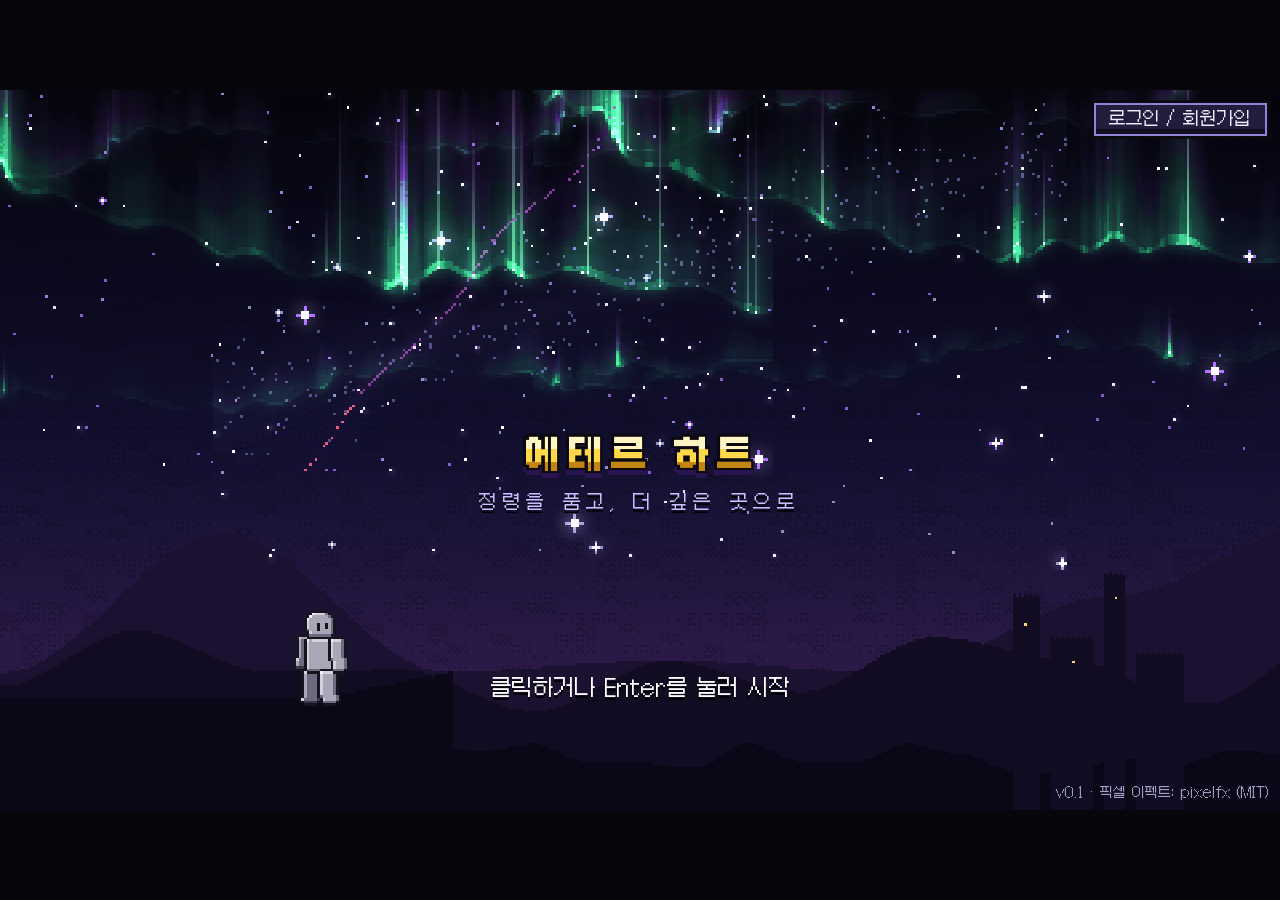
<file: game/index.html>
<!doctype html>
<html lang="ko">
<head>
  <meta charset="utf-8">
  <meta name="viewport" content="width=device-width, initial-scale=1, maximum-scale=1, user-scalable=no, viewport-fit=cover">
  <meta name="theme-color" content="#07060d">
  <meta name="mobile-web-app-capable" content="yes">
  <meta name="apple-mobile-web-app-capable" content="yes">
  <meta name="apple-mobile-web-app-status-bar-style" content="black-translucent">
  <link rel="manifest" href="./manifest.webmanifest">
  <link rel="icon" href="./assets/icons/icon-192.png">
  <link rel="apple-touch-icon" href="./assets/icons/icon-192.png">
  <title>AETHER HEART · 에테르 하트</title>
  <link rel="stylesheet" href="./style.css">
</head>
<body>
  <div id="stage">
    <canvas id="view" width="480" height="270"></canvas>
    <div id="ui"></div>
    <div id="touch" hidden>
      <div id="stick"><div id="knob"></div></div>
      <div id="buttons">
        <button class="tbtn" data-act="ult" id="b-ult"><span class="cd"></span><b>궁</b></button>
        <button class="tbtn" data-act="s2" id="b-s2"><span class="cd"></span><b>2</b></button>
        <button class="tbtn" data-act="s1" id="b-s1"><span class="cd"></span><b>1</b></button>
        <button class="tbtn small" data-act="dash" id="b-dash"><span class="cd"></span><b>회피</b></button>
        <button class="tbtn big" data-act="attack" id="b-atk"><b>공격</b></button>
      </div>
    </div>
  </div>
  <div id="rotate"><div>📱↻</div><p>가로로 돌려서 플레이해 주세요</p></div>
  <script type="module" src="./src/main.js"></script>
</body>
</html>
</file>
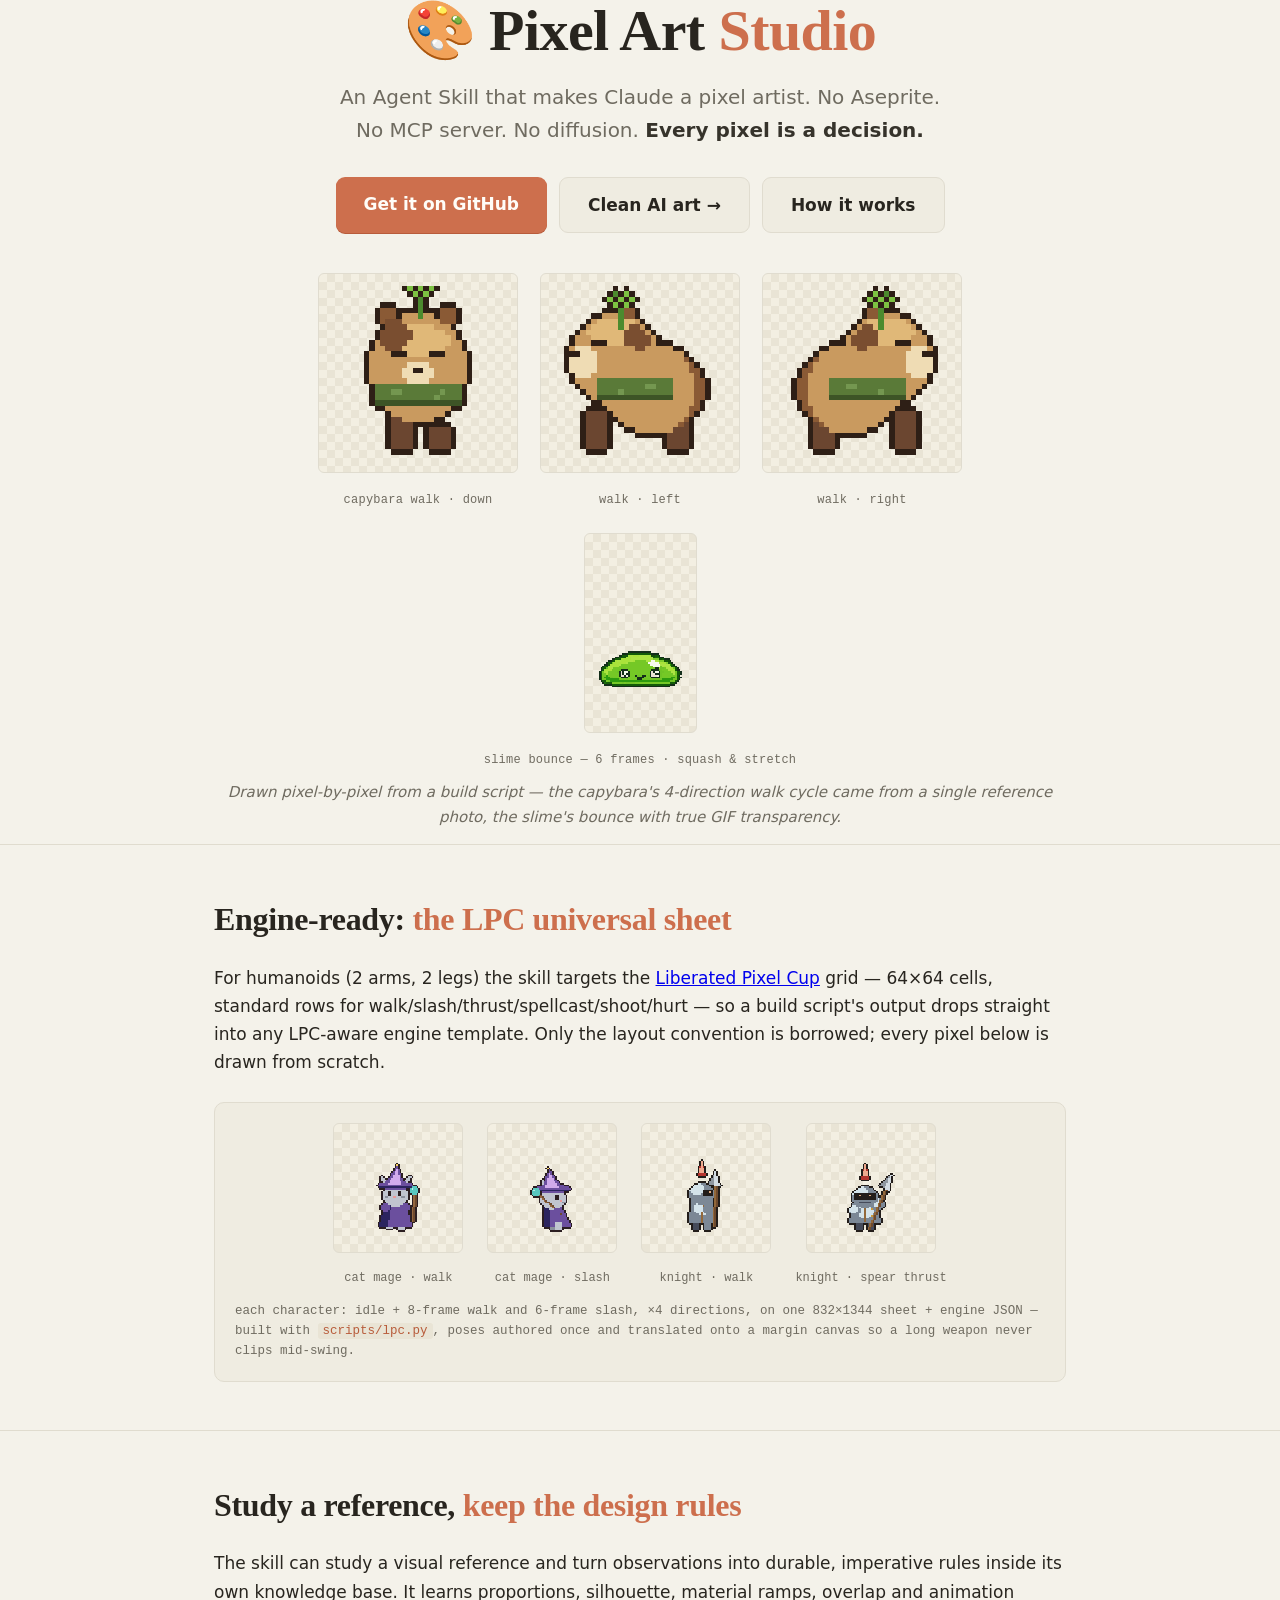
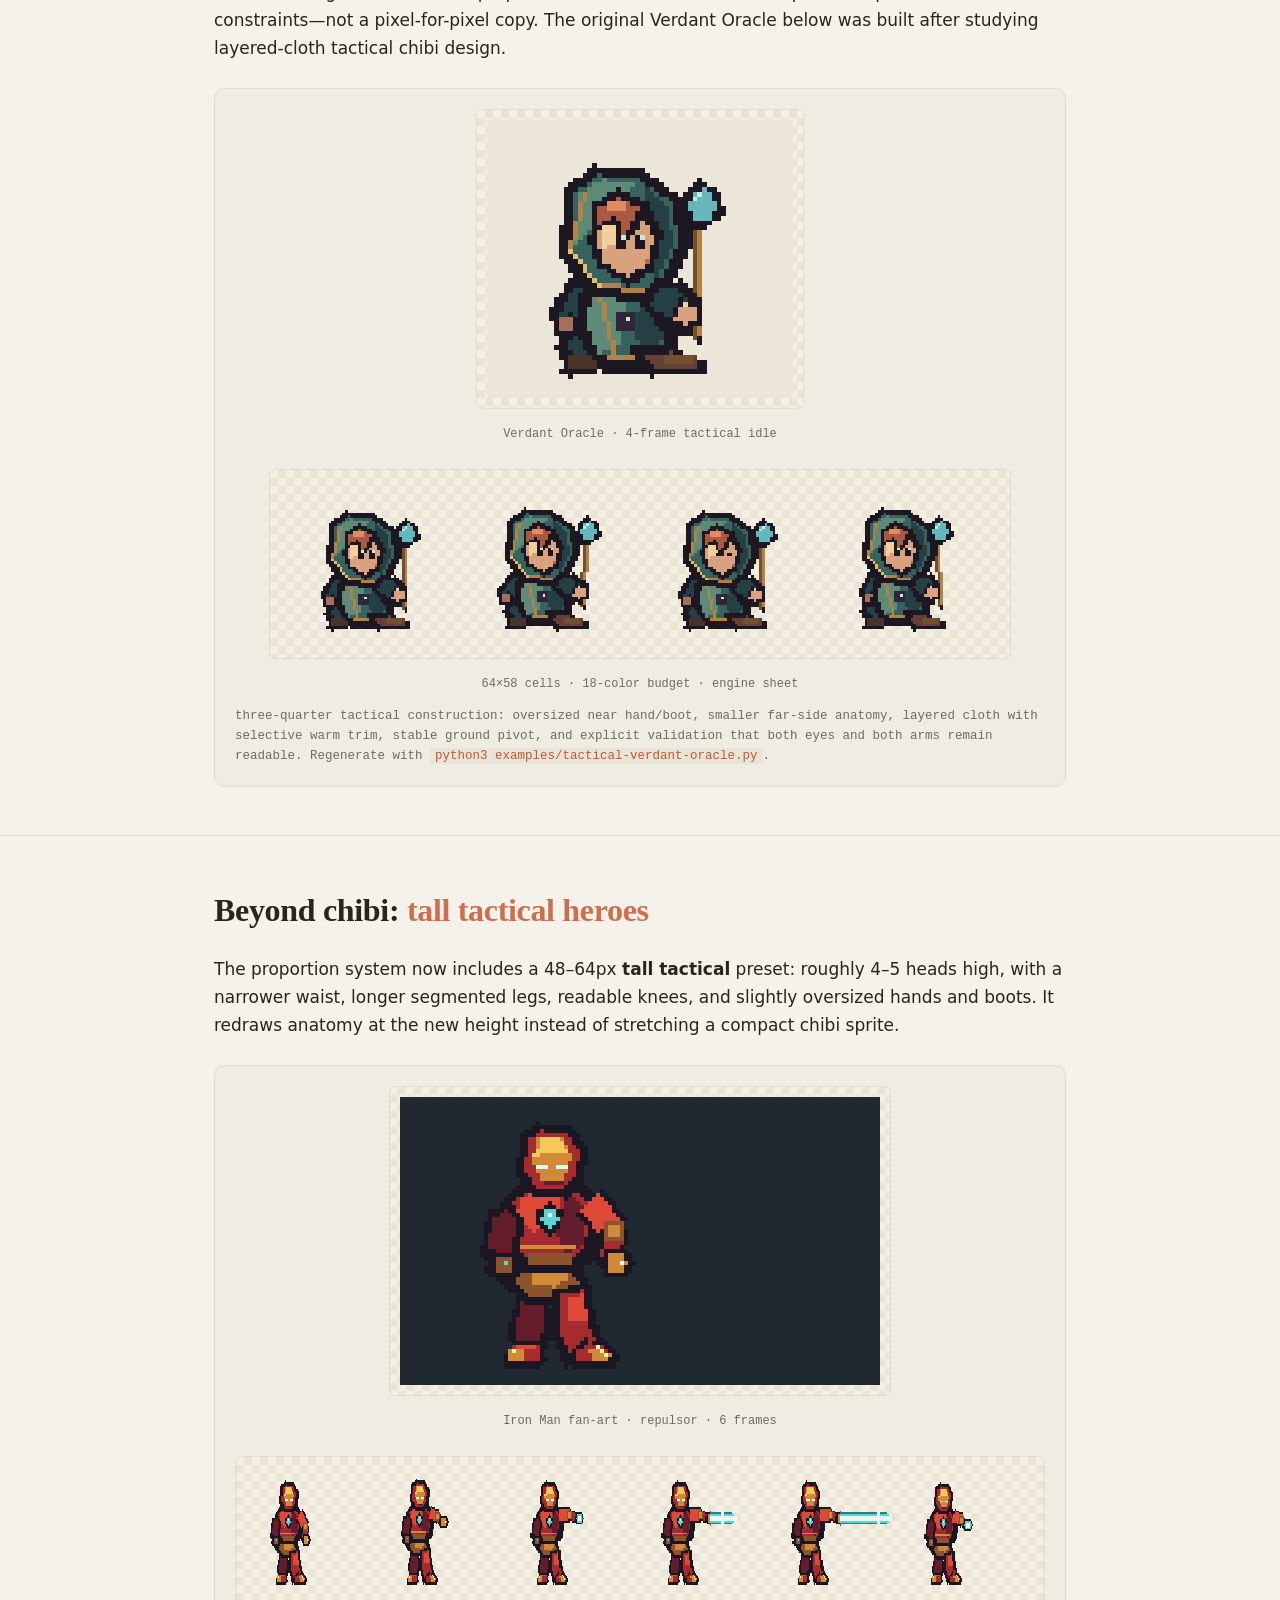
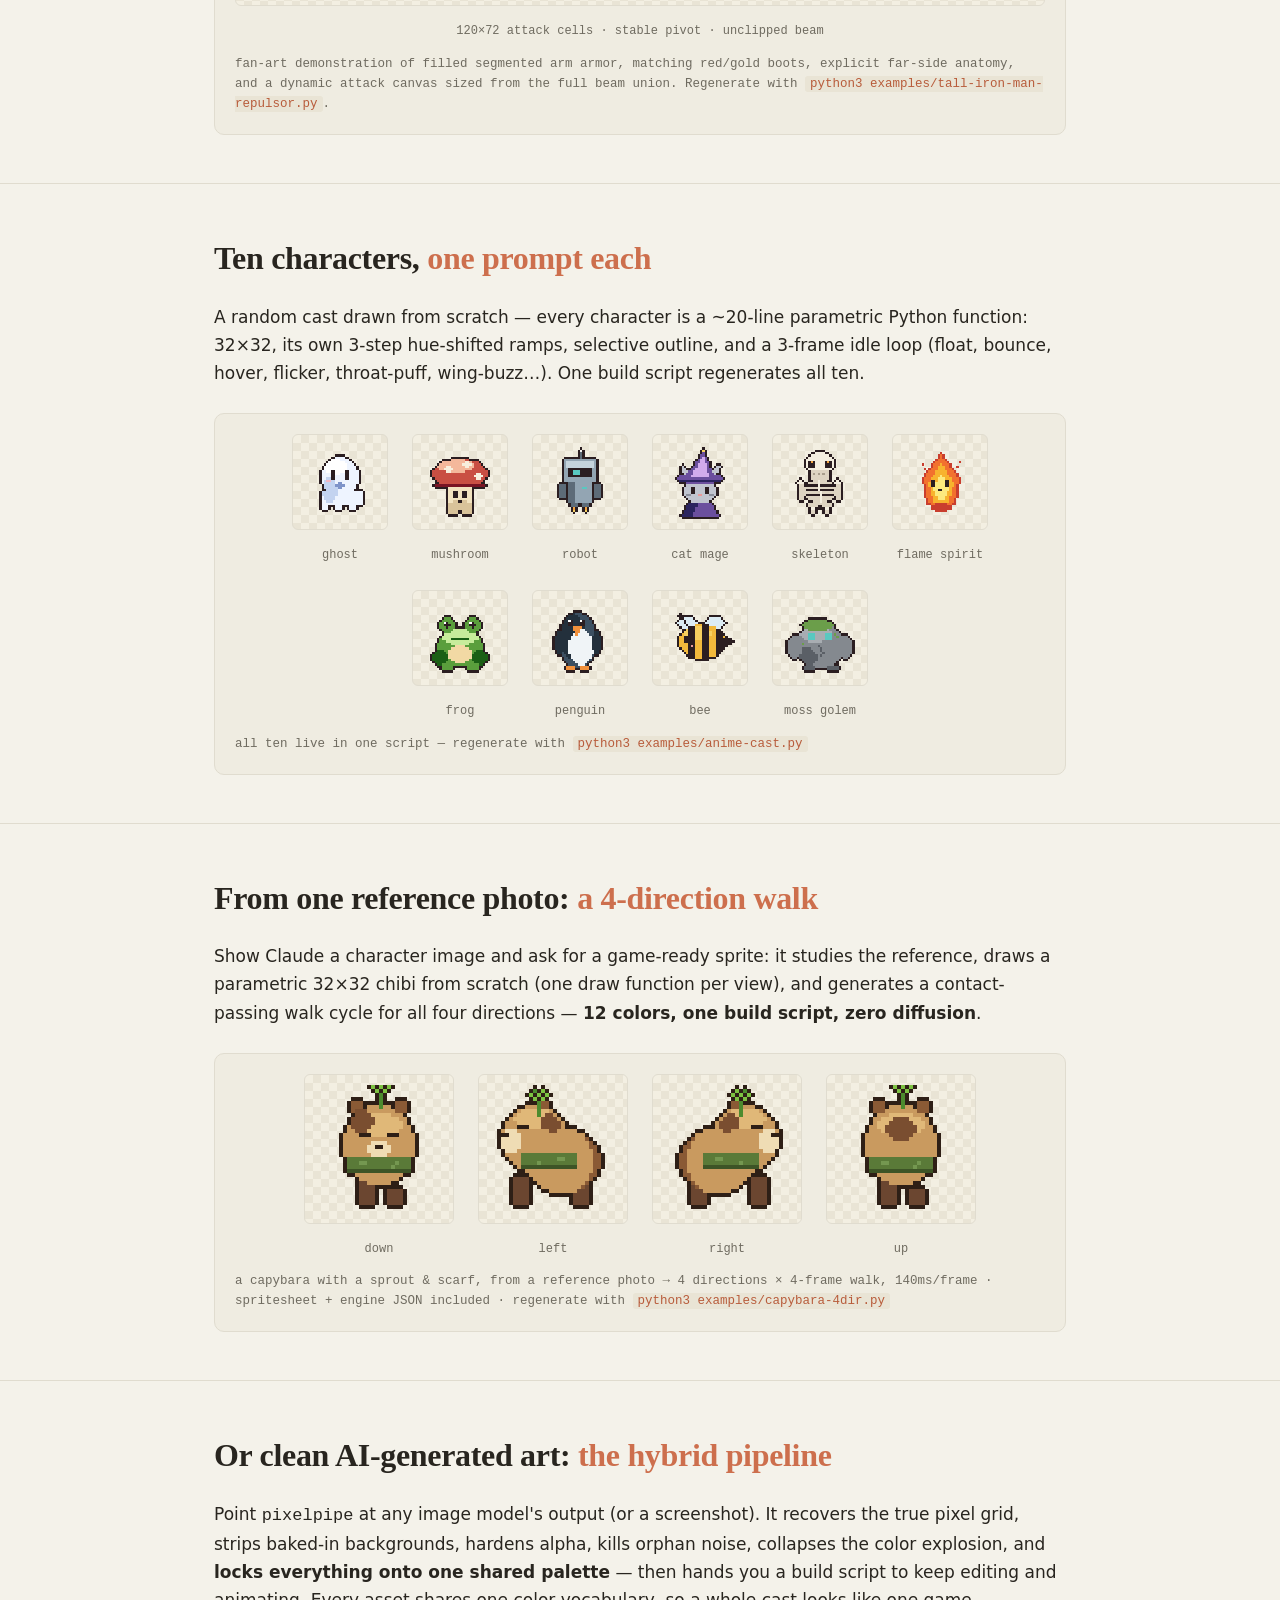
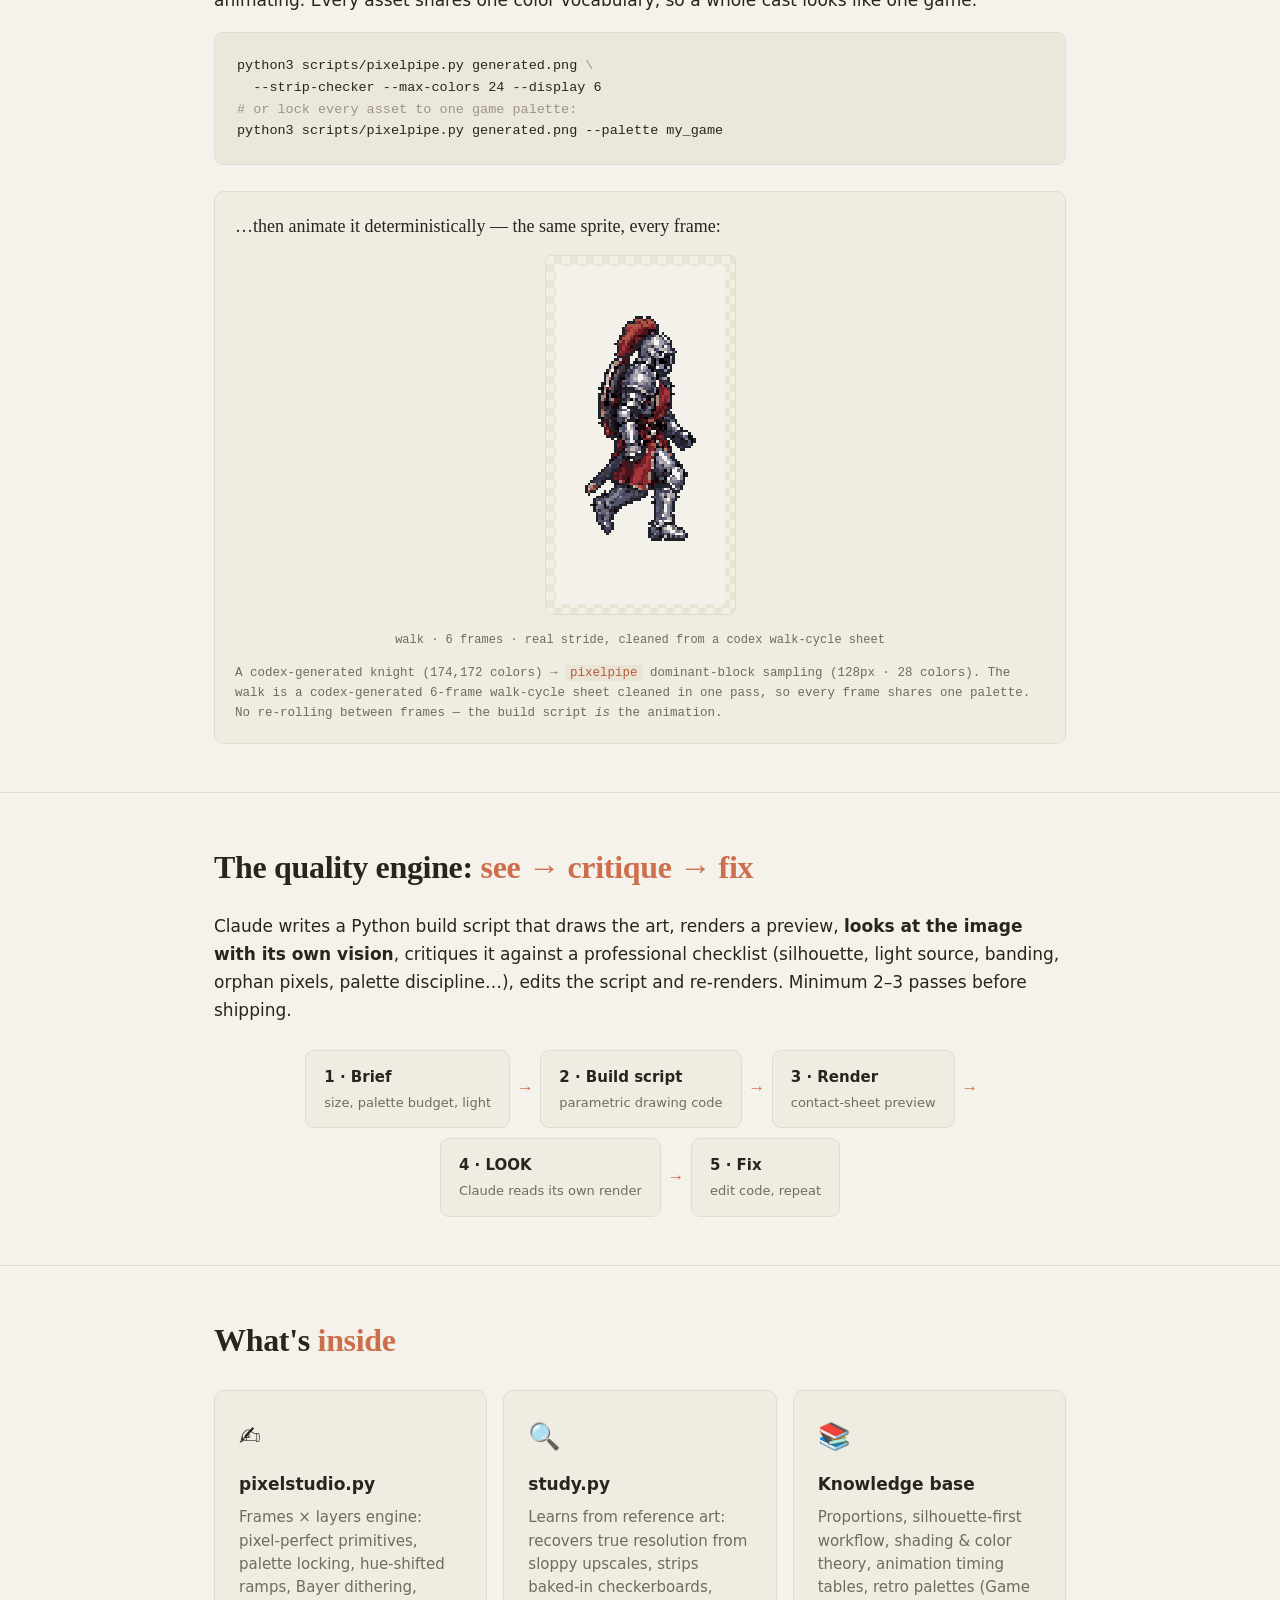
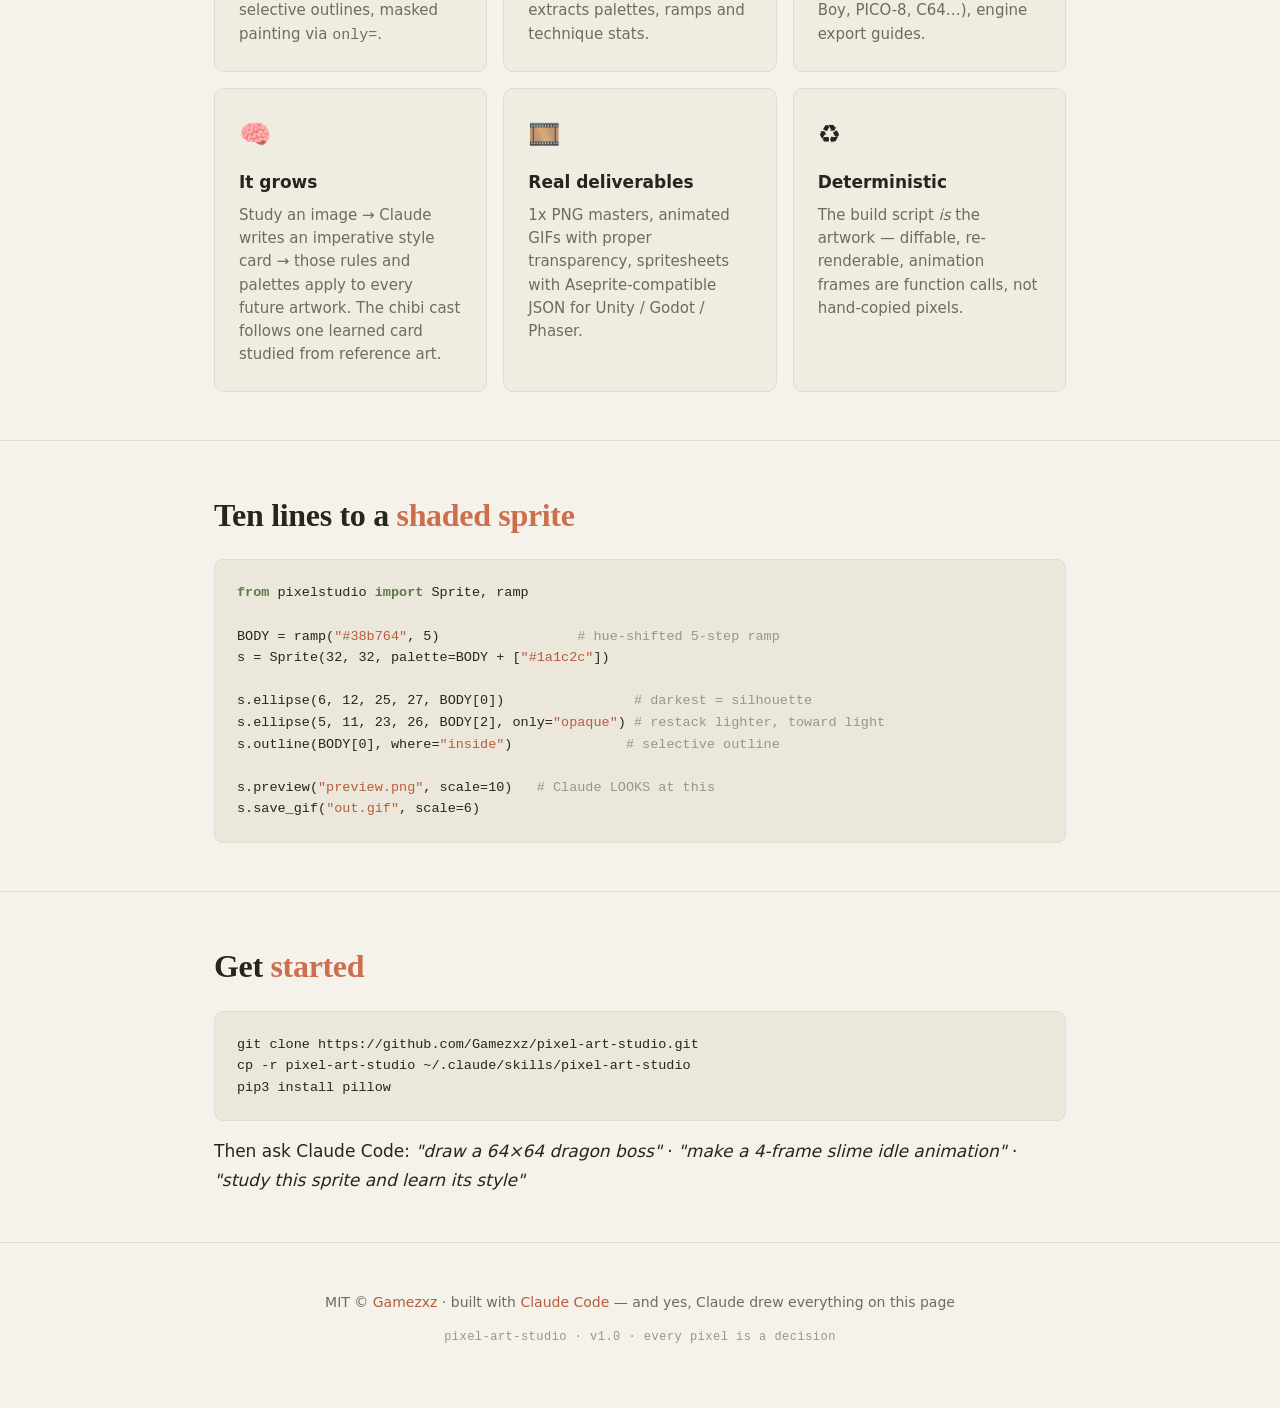
<file: .claude/skills/pixel-art-studio/docs/index.html>
<!DOCTYPE html>
<html lang="en">
<head>
<meta charset="UTF-8">
<meta name="viewport" content="width=device-width, initial-scale=1.0">
<title>Pixel Art Studio — Claude draws every pixel itself</title>
<meta name="description" content="An Agent Skill that turns Claude into a pixel artist. No Aseprite, no MCP, no diffusion — every pixel is a decision.">
<meta property="og:title" content="Pixel Art Studio — an Agent Skill">
<meta property="og:description" content="Claude designs and places every pixel through Python/Pillow, critiques its own render, and iterates until it ships.">
<meta property="og:image" content="https://gamezxz.github.io/pixel-art-studio/assets/capy_sheet.png">
<style>
  /* DNA — cointh: warm cream + terracotta, three-font system (serif/sans/mono) */
  :root{
    --bg:#f4f2ea;            /* warm cream canvas */
    --panel:#efece1;         /* cream panel (warmer than white) */
    --panel-2:#ebe7da;       /* recessed panel */
    --ink:#28251f;           /* warm near-black */
    --ink-soft:#36332b;
    --dim:#6f6b60;           /* warm muted text */
    --dim-2:#9c9587;         /* warm muted faint */
    --line:#e0dccf;          /* warm hairline */
    --terracotta:#cd6f4d;    /* primary accent */
    --terracotta-deep:#b85c3b;
    --terracotta-soft:#ec9978;
    --terracotta-pale:#e1875f;
    --code:#e9e4d5;
    --serif:ui-serif,Georgia,Cambria,"Times New Roman",serif;
    --sans:-apple-system,BlinkMacSystemFont,"Segoe UI",system-ui,sans-serif;
    --mono:ui-monospace,"SF Mono",Menlo,Consolas,monospace;
  }
  *{box-sizing:border-box;margin:0;padding:0}
  body{background:var(--bg);color:var(--ink);font:17px/1.65 var(--sans);
       -webkit-font-smoothing:antialiased}
  .wrap{max-width:900px;margin:0 auto;padding:0 24px}
  header{padding:80px 0 44px;text-align:center}
  h1{font-family:var(--serif);font-weight:700;font-size:clamp(34px,6vw,58px);
     line-height:1.08;letter-spacing:-0.01em;margin-bottom:18px}
  h1 .px{color:var(--terracotta)}
  .tagline{font-size:20px;color:var(--dim);max-width:620px;margin:0 auto 30px}
  .tagline strong{color:var(--ink-soft)}
  .btns{display:flex;gap:12px;justify-content:center;flex-wrap:wrap}
  .btn{display:inline-block;padding:13px 28px;border-radius:9px;text-decoration:none;
       font-weight:600;font-family:var(--sans);transition:all .15s}
  .btn-main{background:var(--terracotta);color:#fffdf8;
            box-shadow:0 1px 0 var(--terracotta-deep)}
  .btn-main:hover{background:var(--terracotta-deep);transform:translateY(-1px)}
  .btn-ghost{border:1.5px solid var(--line);color:var(--ink);background:var(--panel)}
  .btn-ghost:hover{border-color:var(--terracotta);color:var(--terracotta-deep)}
  .gallery{display:flex;gap:22px;justify-content:center;align-items:flex-end;flex-wrap:wrap;padding:40px 0 10px}
  .gallery figure{text-align:center}
  .gallery img{image-rendering:pixelated;background:
    repeating-conic-gradient(#e9e4d5 0 25%,#f3efe2 0 50%) 0 0/16px 16px;
    border:1px solid var(--line);border-radius:6px;padding:12px}
  .gallery figcaption{font-family:var(--mono);font-size:12px;color:var(--dim);margin-top:10px;letter-spacing:.02em}
  .note{text-align:center;color:var(--dim);font-size:15px;font-style:italic;padding-bottom:14px}
  section{padding:48px 0;border-top:1px solid var(--line)}
  h2{font-family:var(--serif);font-weight:700;font-size:32px;margin-bottom:18px;letter-spacing:-0.01em}
  h2 span{color:var(--terracotta)}
  .grid{display:grid;grid-template-columns:repeat(auto-fit,minmax(250px,1fr));gap:16px;margin-top:24px}
  .card{background:var(--panel);border:1px solid var(--line);border-radius:10px;padding:24px;transition:transform .15s,border-color .15s}
  .card:hover{transform:translateY(-2px);border-color:var(--terracotta-soft)}
  .card h3{font-family:var(--sans);font-size:17px;font-weight:600;margin-bottom:8px;color:var(--ink)}
  .card p{font-size:15px;color:var(--dim);line-height:1.55}
  .card .emoji{font-size:26px;display:block;margin-bottom:12px}
  pre{background:var(--panel-2);border:1px solid var(--line);border-radius:9px;padding:22px;
      overflow-x:auto;font:13.5px/1.6 var(--mono);margin-top:18px}
  .cmt{color:var(--dim-2)}.str{color:var(--terracotta-deep)}.kw{color:#5c7a4a;font-weight:600}
  .loop{display:flex;gap:10px;flex-wrap:wrap;justify-content:center;margin-top:26px}
  .step{background:var(--panel);border:1px solid var(--line);border-radius:9px;padding:14px 18px;
        font-size:15px;font-weight:600;font-family:var(--sans)}
  .step small{display:block;font-weight:400;color:var(--dim);font-size:13px;margin-top:2px}
  .arrow{align-self:center;color:var(--terracotta);font-weight:700;font-family:var(--mono)}
  .demo{margin-top:24px;background:var(--panel);border:1px solid var(--line);border-radius:10px;padding:18px;text-align:center}
  .demo img{max-width:100%;height:auto;border-radius:6px;display:block;margin:0 auto}
  .demo-cap{font-family:var(--mono);font-size:12.5px;color:var(--dim);margin-top:12px;line-height:1.6}
  .demo-cap code{background:var(--code);padding:1px 5px;border-radius:3px;color:var(--terracotta-deep)}
  .anim{margin-top:26px;background:var(--panel);border:1px solid var(--line);border-radius:10px;padding:20px}
  .anim-head{font-family:var(--serif);font-size:18px;color:var(--ink);margin-bottom:14px}
  .anim-row{display:flex;gap:24px;justify-content:center;flex-wrap:wrap}
  .anim-row figure{text-align:center}
  .anim-row img{image-rendering:pixelated;background:repeating-conic-gradient(#e9e4d5 0 25%,#f3efe2 0 50%) 0 0/16px 16px;
    border:1px solid var(--line);border-radius:6px;padding:10px;max-width:100%}
  .anim-row figcaption{font-family:var(--mono);font-size:12px;color:var(--dim);margin-top:8px}
  footer{padding:48px 0 64px;text-align:center;color:var(--dim);font-size:14px;border-top:1px solid var(--line)}
  footer a{color:var(--terracotta-deep);text-decoration:none}
  footer a:hover{text-decoration:underline}
</style>
</head>
<body>

<header class="wrap">
  <h1>🎨 Pixel Art <span class="px">Studio</span></h1>
  <p class="tagline">An Agent Skill that makes Claude a pixel artist.
  No Aseprite. No MCP server. No diffusion. <strong>Every pixel is a decision.</strong></p>
  <div class="btns">
    <a class="btn btn-main" href="https://github.com/Gamezxz/pixel-art-studio">Get it on GitHub</a>
    <a class="btn btn-ghost" href="#hybrid">Clean AI art →</a>
    <a class="btn btn-ghost" href="#how">How it works</a>
  </div>
</header>

<div class="wrap">
  <div class="gallery">
    <figure><img src="assets/capy_walk_down.gif" height="200" alt="capybara walk down"><figcaption>capybara walk · down</figcaption></figure>
    <figure><img src="assets/capy_walk_left.gif" height="200" alt="capybara walk left"><figcaption>walk · left</figcaption></figure>
    <figure><img src="assets/capy_walk_right.gif" height="200" alt="capybara walk right"><figcaption>walk · right</figcaption></figure>
    <figure><img src="assets/slime.gif" height="200" alt="slime bounce animation"><figcaption>slime bounce — 6 frames · squash &amp; stretch</figcaption></figure>
  </div>
  <p class="note">Drawn pixel-by-pixel from a build script — the capybara's 4-direction walk cycle came from a single reference photo, the slime's bounce with true GIF transparency.</p>
</div>

<section id="lpc">
  <div class="wrap">
    <h2>Engine-ready: <span>the LPC universal sheet</span></h2>
    <p>For humanoids (2 arms, 2 legs) the skill targets the
    <a href="https://liberatedpixelcup.github.io/Universal-LPC-Spritesheet-Character-Generator/">Liberated Pixel Cup</a>
    grid — 64×64 cells, standard rows for walk/slash/thrust/spellcast/shoot/hurt —
    so a build script's output drops straight into any LPC-aware engine template.
    Only the layout convention is borrowed; every pixel below is drawn from scratch.</p>
    <div class="anim">
      <div class="anim-row">
        <figure><img src="assets/catmage_walk_down.gif" height="130" alt="cat mage walk down"><figcaption>cat mage · walk</figcaption></figure>
        <figure><img src="assets/catmage_slash_right.gif" height="130" alt="cat mage slash right"><figcaption>cat mage · slash</figcaption></figure>
        <figure><img src="assets/knight_walk_right.gif" height="130" alt="knight walk right"><figcaption>knight · walk</figcaption></figure>
        <figure><img src="assets/knight_slash_down.gif" height="130" alt="knight thrust down"><figcaption>knight · spear thrust</figcaption></figure>
      </div>
      <p class="demo-cap">each character: idle + 8-frame walk and 6-frame slash, ×4 directions, on one
      832×1344 sheet + engine JSON — built with <code>scripts/lpc.py</code>, poses authored once and
      translated onto a margin canvas so a long weapon never clips mid-swing.</p>
    </div>
  </div>
</section>

<section id="learned-styles">
  <div class="wrap">
    <h2>Study a reference, <span>keep the design rules</span></h2>
    <p>The skill can study a visual reference and turn observations into durable, imperative
    rules inside its own knowledge base. It learns proportions, silhouette, material ramps,
    overlap and animation constraints—not a pixel-for-pixel copy. The original Verdant Oracle
    below was built after studying layered-cloth tactical chibi design.</p>
    <div class="anim">
      <div class="anim-row">
        <figure><img src="assets/tactical_oracle_idle.gif" height="300" alt="original tactical chibi oracle idle animation"><figcaption>Verdant Oracle · 4-frame tactical idle</figcaption></figure>
        <figure><img src="assets/tactical_oracle_sheet.png" height="190" alt="Verdant Oracle spritesheet"><figcaption>64×58 cells · 18-color budget · engine sheet</figcaption></figure>
      </div>
      <p class="demo-cap">three-quarter tactical construction: oversized near hand/boot, smaller
      far-side anatomy, layered cloth with selective warm trim, stable ground pivot, and explicit
      validation that both eyes and both arms remain readable. Regenerate with
      <code>python3 examples/tactical-verdant-oracle.py</code>.</p>
    </div>
  </div>
</section>

<section id="tall-tactical">
  <div class="wrap">
    <h2>Beyond chibi: <span>tall tactical heroes</span></h2>
    <p>The proportion system now includes a 48–64px <strong>tall tactical</strong> preset:
    roughly 4–5 heads high, with a narrower waist, longer segmented legs, readable knees,
    and slightly oversized hands and boots. It redraws anatomy at the new height instead of
    stretching a compact chibi sprite.</p>
    <div class="anim">
      <div class="anim-row">
        <figure><img src="assets/tall_iron_man_repulsor.gif" height="310" alt="Iron Man fan-art repulsor animation in tall tactical pixel style"><figcaption>Iron Man fan-art · repulsor · 6 frames</figcaption></figure>
        <figure><img src="assets/tall_iron_man_repulsor_sheet.png" height="150" alt="tall tactical repulsor spritesheet"><figcaption>120×72 attack cells · stable pivot · unclipped beam</figcaption></figure>
      </div>
      <p class="demo-cap">fan-art demonstration of filled segmented arm armor, matching red/gold
      boots, explicit far-side anatomy, and a dynamic attack canvas sized from the full beam union.
      Regenerate with <code>python3 examples/tall-iron-man-repulsor.py</code>.</p>
    </div>
  </div>
</section>

<section id="cast">
  <div class="wrap">
    <h2>Ten characters, <span>one prompt each</span></h2>
    <p>A random cast drawn from scratch — every character is a ~20-line parametric Python function:
    32×32, its own 3-step hue-shifted ramps, selective outline, and a 3-frame idle loop
    (float, bounce, hover, flicker, throat-puff, wing-buzz…). One build script regenerates all ten.</p>
    <div class="anim">
      <div class="anim-row">
        <figure><img src="assets/cast_ghost.gif" height="96" alt="ghost"><figcaption>ghost</figcaption></figure>
        <figure><img src="assets/cast_mushroom.gif" height="96" alt="mushroom kid"><figcaption>mushroom</figcaption></figure>
        <figure><img src="assets/cast_robot.gif" height="96" alt="robot"><figcaption>robot</figcaption></figure>
        <figure><img src="assets/cast_catmage.gif" height="96" alt="cat mage"><figcaption>cat mage</figcaption></figure>
        <figure><img src="assets/cast_skeleton.gif" height="96" alt="skeleton"><figcaption>skeleton</figcaption></figure>
        <figure><img src="assets/cast_flame.gif" height="96" alt="flame spirit"><figcaption>flame spirit</figcaption></figure>
        <figure><img src="assets/cast_frog.gif" height="96" alt="frog"><figcaption>frog</figcaption></figure>
        <figure><img src="assets/cast_penguin.gif" height="96" alt="penguin"><figcaption>penguin</figcaption></figure>
        <figure><img src="assets/cast_bee.gif" height="96" alt="bee"><figcaption>bee</figcaption></figure>
        <figure><img src="assets/cast_golem.gif" height="96" alt="moss golem"><figcaption>moss golem</figcaption></figure>
      </div>
      <p class="demo-cap">all ten live in one script — regenerate with <code>python3 examples/anime-cast.py</code></p>
    </div>
  </div>
</section>

<section id="fourdir">
  <div class="wrap">
    <h2>From one reference photo: <span>a 4-direction walk</span></h2>
    <p>Show Claude a character image and ask for a game-ready sprite: it studies the reference,
    draws a parametric 32×32 chibi from scratch (one draw function per view), and generates a
    contact-passing walk cycle for all four directions — <strong>12 colors, one build script,
    zero diffusion</strong>.</p>
    <div class="anim">
      <div class="anim-row">
        <figure><img src="assets/capy_walk_down.gif" height="150" alt="capybara walk down"><figcaption>down</figcaption></figure>
        <figure><img src="assets/capy_walk_left.gif" height="150" alt="capybara walk left"><figcaption>left</figcaption></figure>
        <figure><img src="assets/capy_walk_right.gif" height="150" alt="capybara walk right"><figcaption>right</figcaption></figure>
        <figure><img src="assets/capy_walk_up.gif" height="150" alt="capybara walk up"><figcaption>up</figcaption></figure>
      </div>
      <p class="demo-cap">a capybara with a sprout &amp; scarf, from a reference photo → 4 directions ×
      4-frame walk, 140ms/frame · spritesheet + engine JSON included ·
      regenerate with <code>python3 examples/capybara-4dir.py</code></p>
    </div>
  </div>
</section>

<section id="hybrid">
  <div class="wrap">
    <h2>Or clean AI-generated art: <span>the hybrid pipeline</span></h2>
    <p>Point <code>pixelpipe</code> at any image model's output (or a screenshot). It recovers the
    true pixel grid, strips baked-in backgrounds, hardens alpha, kills orphan noise, collapses the
    color explosion, and <strong>locks everything onto one shared palette</strong> — then hands you
    a build script to keep editing and animating. Every asset shares one color vocabulary, so a whole
    cast looks like one game.</p>
<pre>python3 scripts/pixelpipe.py generated.png <span class="cmt">\</span>
  --strip-checker --max-colors 24 --display 6
<span class="cmt"># or lock every asset to one game palette:</span>
python3 scripts/pixelpipe.py generated.png --palette my_game</pre>
    <div class="anim">
      <p class="anim-head">…then animate it deterministically — the same sprite, every frame:</p>
      <div class="anim-row">
        <figure><img src="assets/knight_walk.gif" alt="knight walk" height="360"><figcaption>walk · 6 frames · real stride, cleaned from a codex walk-cycle sheet</figcaption></figure>
      </div>
      <p class="demo-cap">A codex-generated knight (174,172 colors) → <code>pixelpipe</code> dominant-block sampling (128px · 28 colors). The walk is a codex-generated 6-frame walk-cycle sheet cleaned in one pass, so every frame shares one palette. No re-rolling between frames — the build script <em>is</em> the animation.</p>
    </div>
  </div>
</section>

<section id="how">
  <div class="wrap">
    <h2>The quality engine: <span>see → critique → fix</span></h2>
    <p>Claude writes a Python build script that draws the art, renders a preview,
    <strong>looks at the image with its own vision</strong>, critiques it against a
    professional checklist (silhouette, light source, banding, orphan pixels, palette
    discipline…), edits the script and re-renders. Minimum 2–3 passes before shipping.</p>
    <div class="loop">
      <div class="step">1 · Brief<small>size, palette budget, light</small></div><div class="arrow">→</div>
      <div class="step">2 · Build script<small>parametric drawing code</small></div><div class="arrow">→</div>
      <div class="step">3 · Render<small>contact-sheet preview</small></div><div class="arrow">→</div>
      <div class="step">4 · LOOK<small>Claude reads its own render</small></div><div class="arrow">→</div>
      <div class="step">5 · Fix<small>edit code, repeat</small></div>
    </div>
  </div>
</section>

<section>
  <div class="wrap">
    <h2>What's <span>inside</span></h2>
    <div class="grid">
      <div class="card"><span class="emoji">✍️</span><h3>pixelstudio.py</h3>
        <p>Frames × layers engine: pixel-perfect primitives, palette locking, hue-shifted ramps,
        Bayer dithering, selective outlines, masked painting via <code>only=</code>.</p></div>
      <div class="card"><span class="emoji">🔍</span><h3>study.py</h3>
        <p>Learns from reference art: recovers true resolution from sloppy upscales, strips baked-in
        checkerboards, extracts palettes, ramps and technique stats.</p></div>
      <div class="card"><span class="emoji">📚</span><h3>Knowledge base</h3>
        <p>Proportions, silhouette-first workflow, shading & color theory, animation timing tables,
        retro palettes (Game Boy, PICO-8, C64…), engine export guides.</p></div>
      <div class="card"><span class="emoji">🧠</span><h3>It grows</h3>
        <p>Study an image → Claude writes an imperative style card → those rules and palettes apply
        to every future artwork. The chibi cast follows one learned card studied from reference art.</p></div>
      <div class="card"><span class="emoji">🎞️</span><h3>Real deliverables</h3>
        <p>1x PNG masters, animated GIFs with proper transparency, spritesheets with
        Aseprite-compatible JSON for Unity / Godot / Phaser.</p></div>
      <div class="card"><span class="emoji">♻️</span><h3>Deterministic</h3>
        <p>The build script <em>is</em> the artwork — diffable, re-renderable, animation frames are
        function calls, not hand-copied pixels.</p></div>
    </div>
  </div>
</section>

<section>
  <div class="wrap">
    <h2>Ten lines to a <span>shaded sprite</span></h2>
<pre><span class="kw">from</span> pixelstudio <span class="kw">import</span> Sprite, ramp

BODY = ramp(<span class="str">"#38b764"</span>, 5)                 <span class="cmt"># hue-shifted 5-step ramp</span>
s = Sprite(32, 32, palette=BODY + [<span class="str">"#1a1c2c"</span>])

s.ellipse(6, 12, 25, 27, BODY[0])                <span class="cmt"># darkest = silhouette</span>
s.ellipse(5, 11, 23, 26, BODY[2], only=<span class="str">"opaque"</span>) <span class="cmt"># restack lighter, toward light</span>
s.outline(BODY[0], where=<span class="str">"inside"</span>)              <span class="cmt"># selective outline</span>

s.preview(<span class="str">"preview.png"</span>, scale=10)   <span class="cmt"># Claude LOOKS at this</span>
s.save_gif(<span class="str">"out.gif"</span>, scale=6)</pre>
  </div>
</section>

<section>
  <div class="wrap">
    <h2>Get <span>started</span></h2>
<pre>git clone https://github.com/Gamezxz/pixel-art-studio.git
cp -r pixel-art-studio ~/.claude/skills/pixel-art-studio
pip3 install pillow</pre>
    <p style="margin-top:16px">Then ask Claude Code: <em>"draw a 64×64 dragon boss"</em> ·
    <em>"make a 4-frame slime idle animation"</em> · <em>"study this sprite and learn its style"</em></p>
  </div>
</section>

<footer>
  <div class="wrap">
    MIT © <a href="https://github.com/Gamezxz">Gamezxz</a> · built with
    <a href="https://claude.com/claude-code">Claude Code</a> — and yes, Claude drew everything on this page
    <div style="font-family:var(--mono);font-size:12px;color:var(--dim-2);margin-top:14px;letter-spacing:.04em">
      pixel-art-studio · v1.0 · every pixel is a decision
    </div>
  </div>
</footer>

</body>
</html>
</file>
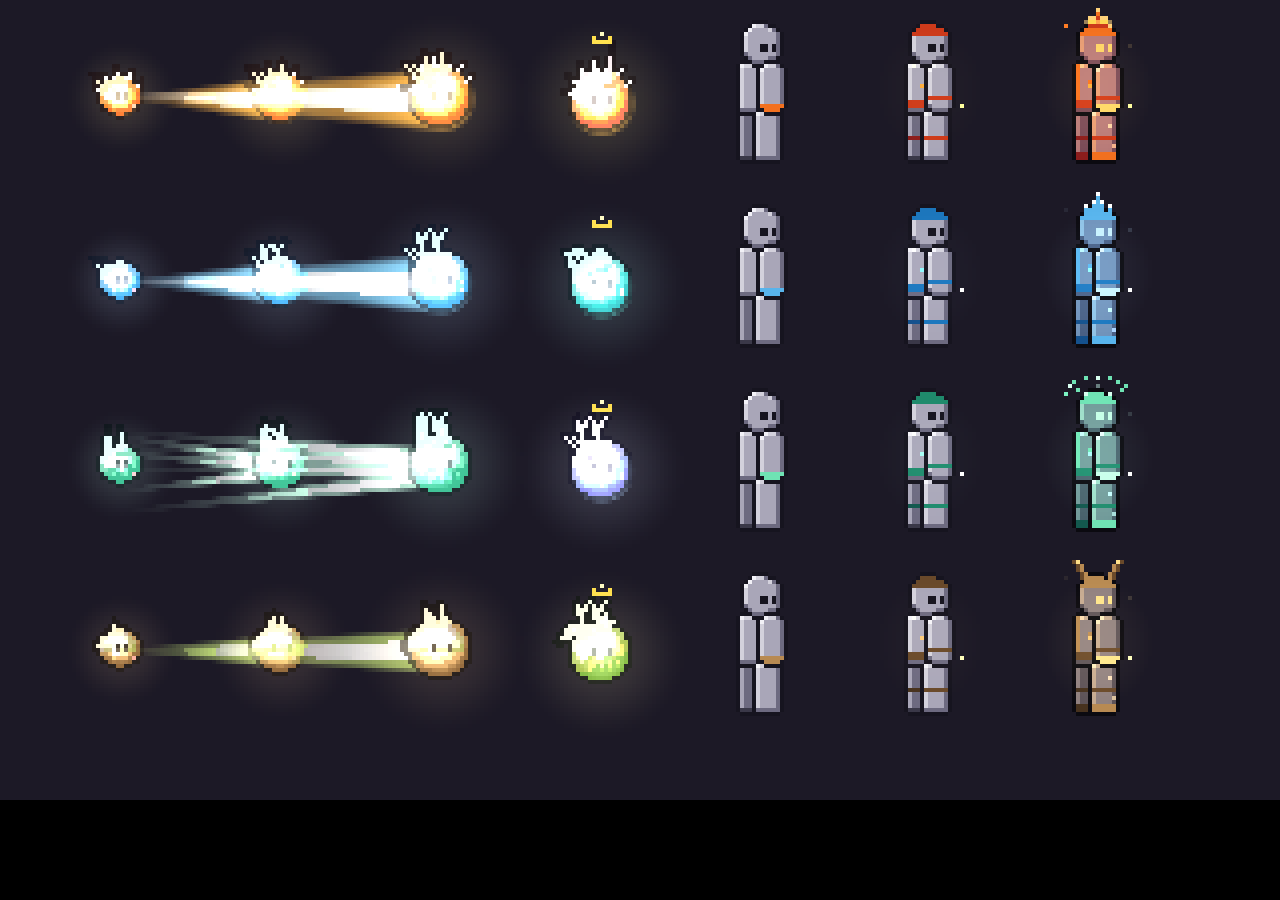
<file: game/tools/arttest.html>
<!doctype html><html><body style="margin:0;background:#000">
<canvas id="c" width="320" height="200" style="width:1280px;height:800px;image-rendering:pixelated"></canvas>
<script type="module">
import { createFrame, composite, painterFor, hex } from "../src/px.js";
import { drawSpirit } from "../src/game/spirit_art.js";
import { Hero } from "../src/game/hero.js";
import { heroStats } from "../src/data/spirits.js";
const f = createFrame(320, 200), p = painterFor(f);
const ids = ["sala", "undi", "sylphi", "nomi"];
ids.forEach((id, i) => [1, 2, 3].forEach((st, j) => drawSpirit(p, 30 + j * 40, 24 + i * 46, { id, stage: st, t: 1.3 })));
["agni", "levia", "tempest", "gaia"].forEach((id, i) => drawSpirit(p, 150, 24 + i * 46, { id, stage: 3, t: 0.7 }));
// heroes per stage
const fakeW = { fx: () => null, clampToArena() {} };
ids.forEach((id, i) => [1, 2, 3].forEach((st, j) => { const h = new Hero({ spirit: { id, lv: 1, stage: st }, stats: heroStats({ id, lv: 1, stage: st }), x: 190 + j * 42, y: 40 + i * 46 }); h.world = fakeW; h.t = 0.5; p.reset(); h.draw(p); }));
const ctx = document.getElementById("c").getContext("2d"), img = ctx.createImageData(320, 200);
composite(f, img.data, hex("#1c1926")); ctx.putImageData(img, 0, 0);
</script></body></html>
</file>
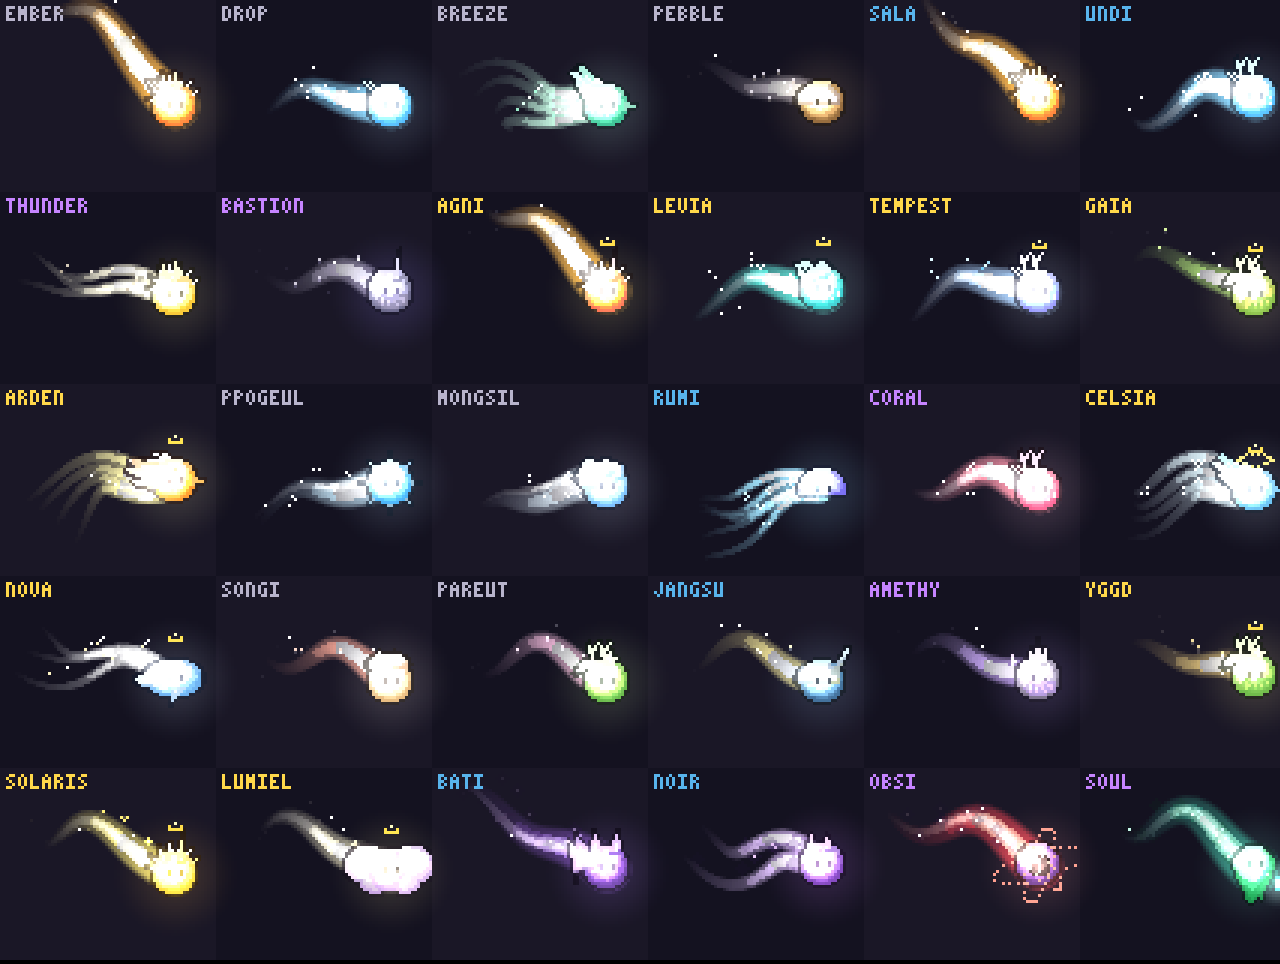
<file: game/tools/beastlab.html>
<!doctype html><html><body style="margin:0;background:#000">
<canvas id="c" style="image-rendering:pixelated"></canvas>
<script type="module">
// ?stage=3&ids=a,b,c&cw=70&ch=64&s=3&t=1.2  — every spirit (or the listed ones) at one stage; stage=all shows 1,2,3 side by side
globalThis.NOCULL = new URLSearchParams(location.search).has("nocull");
import { createFrame, composite, painterFor, hex } from "../src/px.js";
import { drawSpirit } from "../src/game/spirit_art.js";
import { SPIRITS, GRADES } from "../src/data/spirits.js";
const q = new URLSearchParams(location.search), S = +(q.get("s") ?? 3), CW = +(q.get("cw") ?? 72), CH = +(q.get("ch") ?? 64), T = +(q.get("t") ?? 1.2);
const ids = q.get("ids") ? q.get("ids").split(",") : SPIRITS.map((s) => s.id);
const stages = q.get("stage") === "all" ? [1, 2, 3] : [+(q.get("stage") ?? 3)];
const cells = ids.flatMap((id) => stages.map((st) => ({ id, st })));
const cols = +(q.get("cols") ?? (stages.length === 3 ? 9 : 10)), rows = Math.ceil(cells.length / cols), W = CW * cols, H = CH * rows;
const f = createFrame(W, H), p = painterFor(f);
const t0 = performance.now();
cells.forEach(({ id, st }, i) => { const x = (i % cols) * CW, y = Math.floor(i / cols) * CH;
  for (let yy = 0; yy < CH; yy++) for (let xx = 0; xx < CW; xx++) f.color[(y + yy) * W + x + xx] = q.get("bg") === "grass" ? hex(((xx + yy) % 7) ? "#1e3a22" : "#24442a") : (((i + Math.floor(i / cols)) % 2) ? hex("#141220") : hex("#1a1726"));
  // fly a little loop for a second first so the trail has history (move=0 keeps it resting)
  const mv = q.get("move") !== "0", key = "lab" + i;
  for (let k = 0; k <= 80; k++) {
    const tt = T + i * 0.37 + k / 40, a = k / 80 * Math.PI * 1.1;
    const cx = x + CW / 2 + (mv ? (k / 80) * 24 - 2 : 0), cy = y + CH / 2 + (mv ? Math.sin(a * 2) * 3 : 0);
    if (k < 80) { const tmp = createFrame(4, 4); drawSpirit(painterFor(tmp), cx, cy, { id, stage: st, t: tt, key }); }
    else { p.reset(); drawSpirit(p, cx, cy, { id, stage: st, t: tt, key }); }
  }
  p.reset(); p.text(id, x + 2, y + 2, hex(GRADES[SPIRITS.find((s) => s.id === id).grade].css), { font: "mini" });
});
document.title = "ms " + Math.round(performance.now() - t0);
const c = document.getElementById("c"); c.width = W; c.height = H; c.style.width = W * S + "px"; c.style.height = H * S + "px";
const ctx = c.getContext("2d"), img = ctx.createImageData(W, H); composite(f, img.data, hex("#141220")); ctx.putImageData(img, 0, 0);
</script></body></html>
</file>
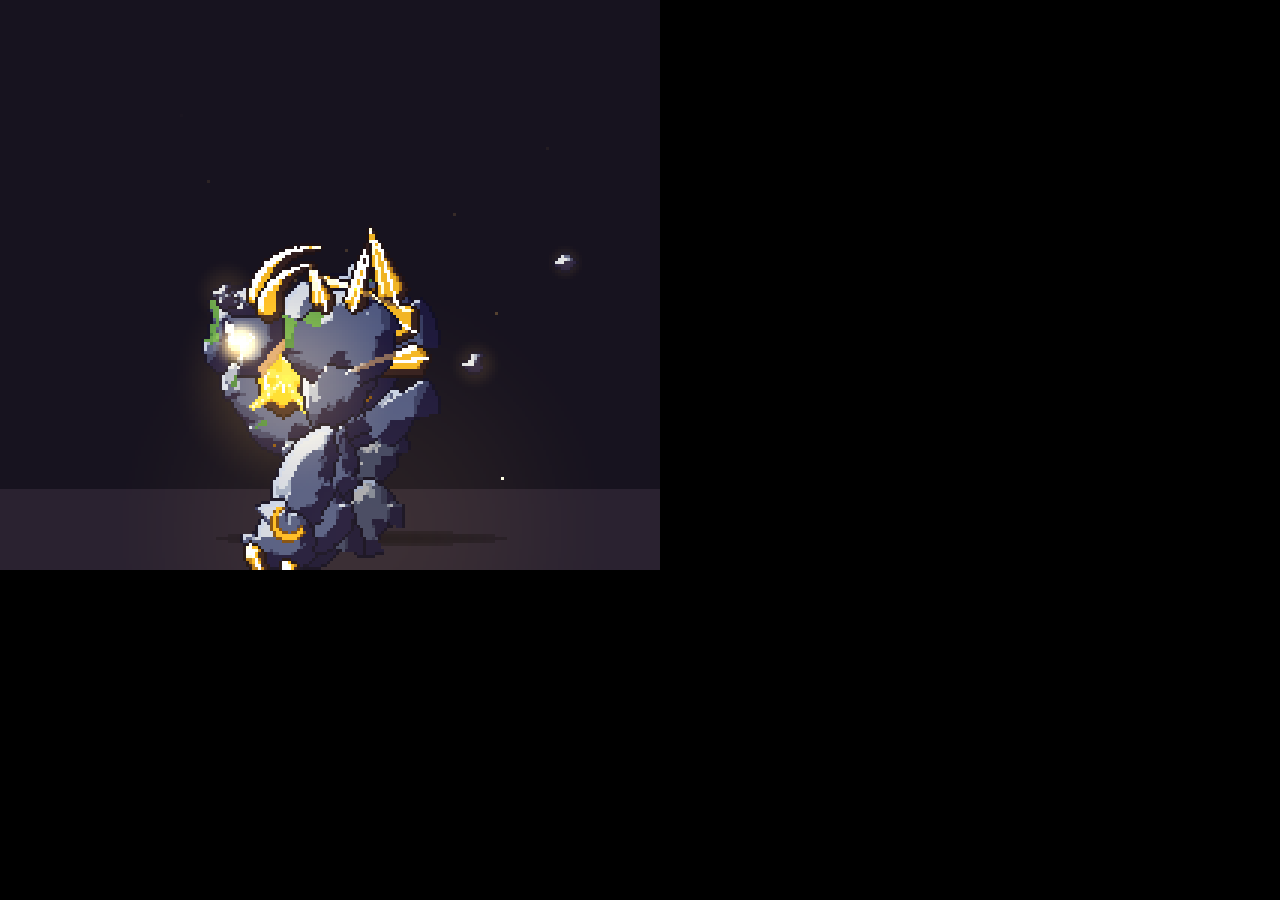
<file: game/tools/bosslab.html>
<!doctype html><html><body style="margin:0;background:#000">
<canvas id="c" style="image-rendering:pixelated"></canvas>
<script type="module">
// ?boss=golem|void&shots=idle:1,slam:0.7,...  each shot renders one cell; phase=2 option
import { createFrame, clearFrame, composite, painterFor, hex, loadFx } from "../src/px.js";
import { World } from "../src/game/world.js";
import { StoneGiant, VoidCaller, StormRoc } from "../src/game/bosses.js";
const q = new URLSearchParams(location.search);
const kind = q.get("boss") ?? "golem", CW = +(q.get("cw") ?? 220), CH = 190, S = +(q.get("s") ?? 3);
await loadFx(["impacts/ground-slam", "explosions/dirt-explosion", "impacts/blunt-hit", "nature/earth-spike", "explosions/big-explosion", "shadow/dark-explosion", "shadow/grasping-hands", "explosions/implosion", "lightning/zap-hit", "fire/fire-ring"]);
const shots = (q.get("shots") ?? "idle:1").split(",");
const cv = document.getElementById("c"); const cols = Math.min(4, shots.length), rows = Math.ceil(shots.length / cols);
cv.width = CW * cols; cv.height = CH * rows; cv.style.width = cv.width * S + "px"; cv.style.height = cv.height * S + "px";
const ctx = cv.getContext("2d");
shots.forEach((sh, i) => {
  const [state, tt, ph] = sh.split(":");
  const w = new World({ x0: -500, x1: 500, y0: 0, y1: 300 });
  const hero = { x: -80, y: 130, z: 0, r: 7, dead: false, iframes: 0, team: 0, height: 34, applyStatus() {}, heal() {} };
  w.hero = hero;
  const B = kind === "golem" ? StoneGiant : kind === "roc" ? StormRoc : VoidCaller;
  const b = new B({ x: 0, y: 130, hp: 1000, atk: 10 });
  w.add(b); b.flip = true;
  if (ph === "2") { b.phase = 2; b.eyeOpen = 1; b.wing = 1; }
  const dt = 1 / 60, T = +tt;
  if (state === "intro") { for (let k = 0; k < T * 60; k++) w.update(dt); }
  else {
    b.state = "idle"; b.introT = 99; b.invuln = 0; b.cool = 99;
    for (let k = 0; k < 20; k++) w.update(dt);
    if (state !== "idle") { b.cool = 99; b["atk" + state[0].toUpperCase() + state.slice(1)](); }
    for (let k = 0; k < T * 60; k++) { b.cool = 99; w.update(dt); }
  }
  const f = createFrame(CW, CH, -CW / 2 - 20, 130 - CH + 12); clearFrame(f);
  for (let y = 0; y < CH; y++) for (let x = 0; x < CW; x++) f.color[y * CW + x] = y > CH - 28 ? hex("#2a2230") : hex("#17131f");
  const p = painterFor(f); w.draw(p);
  const img = new ImageData(CW, CH); composite(f, img.data, hex("#17131f")); ctx.putImageData(img, (i % cols) * CW, Math.floor(i / cols) * CH);
});
</script></body></html>
</file>
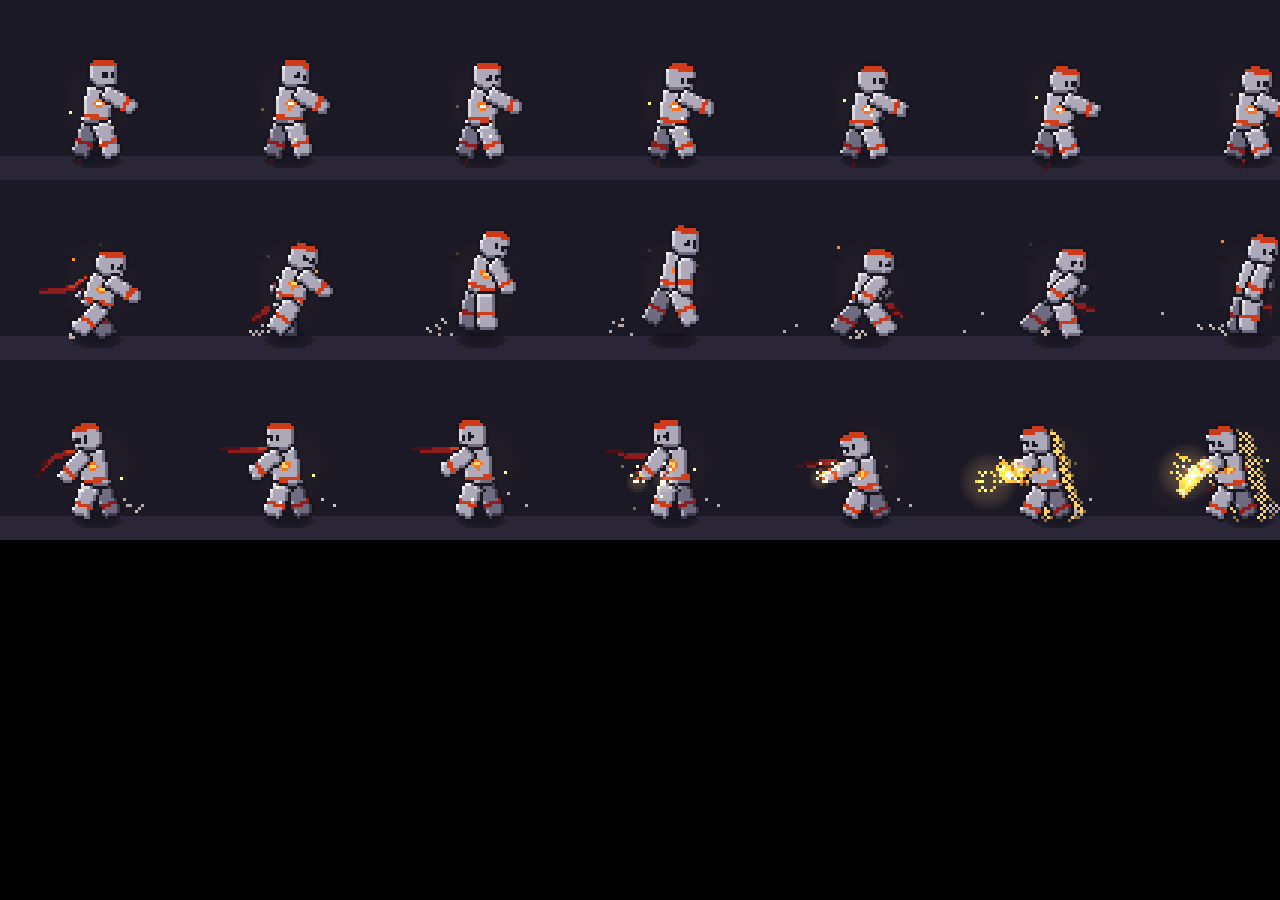
<file: game/tools/lab.html>
<!doctype html><html><body style="margin:0;background:#000">
<canvas id="c" style="image-rendering:pixelated"></canvas>
<script type="module">
// ?el=fire&stage=2&script=idle:0.6,walk:0.8,turn,basic,s1&every=3&cw=64&ch=60
import { createFrame, clearFrame, composite, painterFor, hex, loadFx } from "../src/px.js";
import { World } from "../src/game/world.js";
import { Hero } from "../src/game/hero.js";
import { heroStats } from "../src/data/spirits.js";
import { skillFxIds } from "../src/data/skills.js";
const q = new URLSearchParams(location.search);
const el = q.get("el") ?? "fire", stage = +(q.get("stage") ?? 2), every = +(q.get("every") ?? 3), CW = +(q.get("cw") ?? 64), CH = +(q.get("ch") ?? 60), S = +(q.get("s") ?? 3), fx = q.get("fx") !== "0";
await loadFx([...skillFxIds(), "status/burning", "ui/damage-number", "ui/crit-number", "impacts/hit-spark"]);
const id = { fire: "sala", water: "undi", wind: "sylphi", earth: "nomi", code: "sudo", light: "solaris", dark: "nox" }[el];
const world = new World({ x0: 0, x1: 2000, y0: 0, y1: 400 });
const sp = { id, lv: 20, stage };
const hero = new Hero({ spirit: sp, stats: heroStats(sp), x: 300, y: 200 });
world.hero = hero; world.add(hero);
const frame = createFrame(600, 260); frame.ox = 0; frame.oy = 0;
const cells = [];
const steps = (q.get("script") ?? "idle:0.6,walk:0.8,turn,basic").split(",");
let t = 0, n = 0;
const dt = 1 / 60;
const tick = () => { hero.input = cur; world.update(dt); n++; if (n % every === 0) grab(); };
let cur = { x: 0, y: 0 };
const grab = () => {
  frame.ox = Math.round(hero.x - CW / 2); frame.oy = Math.round(hero.y - CH + 8);
  clearFrame(frame); const p = painterFor(frame);
  for (let x = 0; x < CW; x++) for (let y = CH - 8; y < CH; y++) frame.color[y * frame.w + x] = hex("#2a2638");
  world.draw(p);
  const c = new Uint8ClampedArray(frame.w * frame.h * 4); composite(frame, c, hex("#1c1926"));
  const cell = new Uint8ClampedArray(CW * CH * 4);
  for (let y = 0; y < CH; y++) for (let x = 0; x < CW; x++) { const si = (y * frame.w + x) * 4, di = (y * CW + x) * 4; cell.set(c.subarray(si, si + 4), di); }
  cells.push(cell);
};
for (const st of steps) {
  const [k, v] = st.split(":");
  if (k === "idle") { cur = { x: 0, y: 0 }; for (let i = 0; i < (+v) * 60; i++) tick(); }
  else if (k === "walk") { cur = { x: 1, y: 0 }; for (let i = 0; i < (+v) * 60; i++) tick(); }
  else if (k === "back") { cur = { x: -1, y: 0 }; for (let i = 0; i < (+v) * 60; i++) tick(); }
  else if (k === "turn") { cur = { x: -1, y: 0 }; for (let i = 0; i < 9; i++) tick(); cur = { x: 0, y: 0 }; for (let i = 0; i < 12; i++) tick(); }
  else if (k === "dash") { hero.tryDash([1, 0]); for (let i = 0; i < 30; i++) tick(); }
  else { cur = { x: 0, y: 0 }; hero.tryAct(k); const end = (hero.act?.def.recover ?? 0.3) + (hero.act?.def.windup ?? 0.2) + 0.15; for (let i = 0; i < end * 60; i++) tick(); }
}
const cols = +(q.get("cols") ?? 16), rows = Math.ceil(cells.length / cols);
const cv = document.getElementById("c"); cv.width = CW * cols; cv.height = CH * rows; cv.style.width = CW * cols * S + "px"; cv.style.height = CH * rows * S + "px";
const ctx = cv.getContext("2d");
cells.forEach((cell, i) => { const im = new ImageData(cell, CW, CH); ctx.putImageData(im, (i % cols) * CW, Math.floor(i / cols) * CH); });
window.done = cells.length;
</script></body></html>
</file>
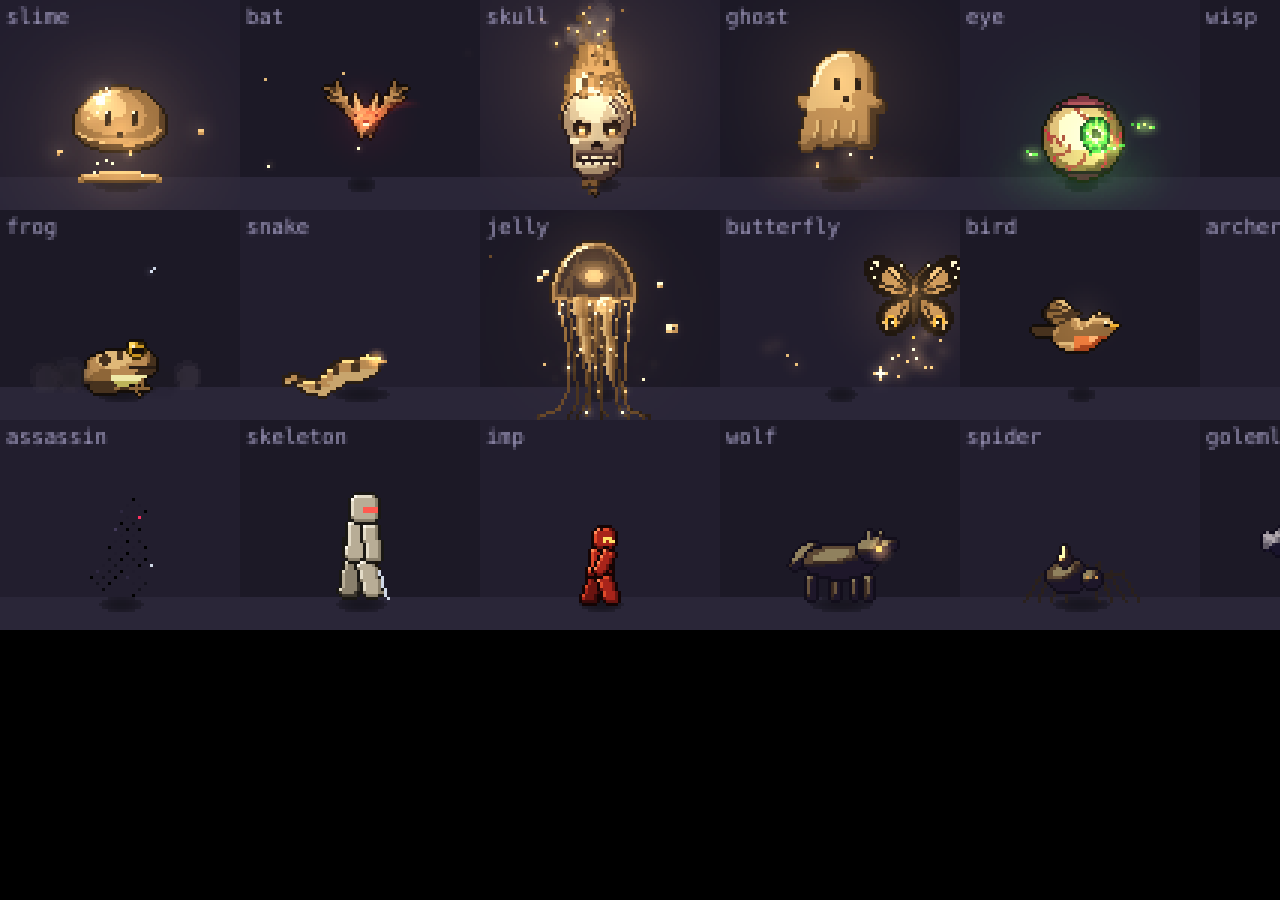
<file: game/tools/monlab.html>
<!doctype html><html><body style="margin:0;background:#000">
<canvas id="c" style="image-rendering:pixelated"></canvas>
<script type="module">
import { createFrame, clearFrame, composite, painterFor, hex, loadFx } from "../src/px.js";
import { World } from "../src/game/world.js";
import { Enemy, ENEMY_DEFS } from "../src/game/enemies.js";
const q = new URLSearchParams(location.search), kinds = (q.get("k") ?? Object.keys(ENEMY_DEFS).join(",")).split(","), el = q.get("el") ?? "earth", S = +(q.get("s") ?? 3);
await loadFx(["critters/slime", "critters/bat", "critters/flying-skull", "critters/ghost", "critters/eyeball", "critters/wisp", "critters/frog", "critters/snake", "critters/jellyfish", "critters/butterfly", "critters/bird", "spawn/poof", "status/rage"]);
const CW = 80, CH = 70, cols = 8, rows = Math.ceil(kinds.length / cols);
const cv = document.getElementById("c"); cv.width = CW * cols; cv.height = CH * rows; cv.style.width = cv.width * S + "px"; cv.style.height = cv.height * S + "px";
const ctx = cv.getContext("2d");
kinds.forEach((k, i) => {
  const w = new World({ x0: -500, x1: 500, y0: 0, y1: 300 });
  w.hero = { x: 200, y: 50, z: 0, r: 7, dead: false, iframes: 0, team: 0, height: 34, flip: false, applyStatus() {}, heal() {} };
  const e = new Enemy(k, { x: 0, y: 50, el }); w.add(e); e.flip = false;
  e.speed = 0; e.cool = 99; for (let n = 0; n < 160; n++) { w.update(1 / 60); e.x = 0; e.y = 50; e.flip = false; }
  if (q.get("state")) { e.state = q.get("state"); e.stT = 0.3; e.mk = null; }
  const f = createFrame(CW, CH, -CW / 2, 50 - CH + 10); clearFrame(f);
  for (let y = 0; y < CH; y++) for (let x = 0; x < CW; x++) f.color[y * CW + x] = y > CH - 12 ? hex("#2a2638") : ((i + Math.floor(i / cols)) % 2 ? hex("#1c1926") : hex("#221e2e"));
  w.draw(painterFor(f));
  const img = new ImageData(CW, CH); composite(f, img.data, hex("#1c1926")); ctx.putImageData(img, (i % cols) * CW, Math.floor(i / cols) * CH);
  ctx.fillStyle = "#a59fc4"; ctx.font = "7px monospace"; ctx.fillText(k, (i % cols) * CW + 2, Math.floor(i / cols) * CH + 8);
});
</script></body></html>
</file>
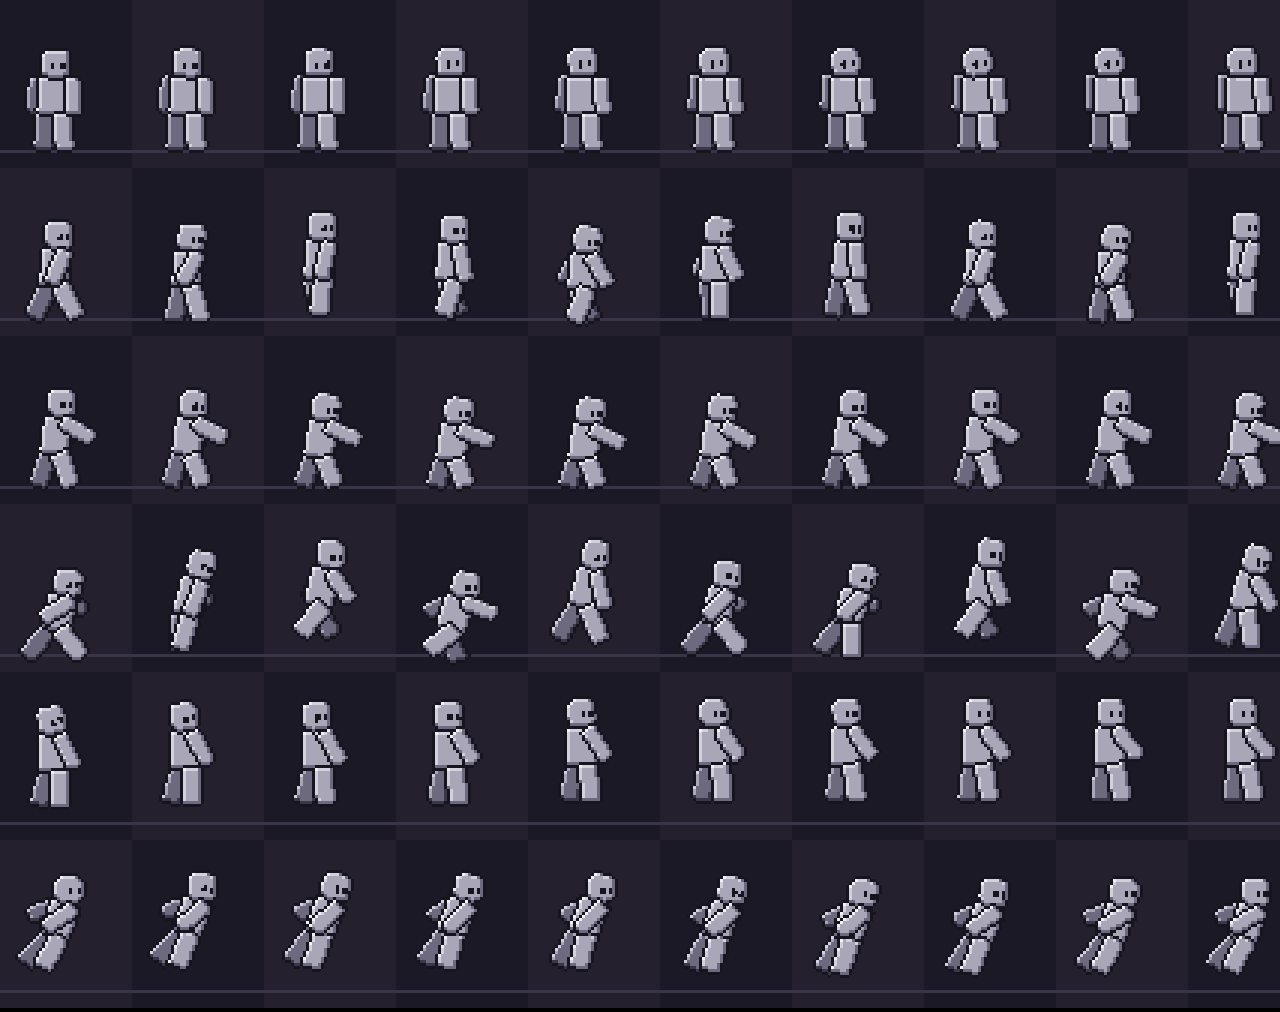
<file: game/tools/motion.html>
<!doctype html><html><body style="margin:0;background:#000">
<canvas id="c" style="image-rendering:pixelated"></canvas>
<script type="module">
// rows of frames: ?rows=idle1,move1,... frames at 1/fps
import { createFrame, composite, painterFor, hex } from "../src/px.js";
import { drawRig, lerpPose } from "../src/rig/rig.js";
import * as P from "../src/game/poses.js";
const q = new URLSearchParams(location.search);
const rows = (q.get("rows") ?? "idle:1,move:1,idle:2,move:2,idle:3,move:3").split(",");
const N = +(q.get("n") ?? 12), fps = +(q.get("fps") ?? 12), CW = 44, CH = 56, S = +(q.get("s") ?? 3);
const W = CW * N, H = CH * rows.length;
const f = createFrame(W, H), p = painterFor(f);
for (let y = 0; y < H; y++) for (let x = 0; x < W; x++) f.color[y * W + x] = ((Math.floor(x / CW) + Math.floor(y / CH)) % 2) ? hex("#24202e") : hex("#1c1926");
rows.forEach((r, j) => {
  const [kind, a, b] = r.split(":");
  for (let i = 0; i < N; i++) {
    const t = i / fps;
    let pose;
    if (kind === "idle") pose = P.idlePose(+a, b ?? "fire", t);
    else if (kind === "move") pose = P.movePose(+a, b ?? "fire", t);
    else { const keys = P.archetype(kind, +(a ?? 0.2), +(b ?? 0.3)); pose = P.sampleKeys(keys, -(+(a ?? 0.2)) + t, lerpPose); }
    p.reset();
    for (let x = 0; x < CW; x++) f.color[(j * CH + CH - 6) * W + i * CW + x] = hex("#3a3448");
    drawRig(p, { x: i * CW + 18, y: j * CH + CH - 6, pose, flip: false, ...(P.rigExtras ? P.rigExtras(pose) : {}) });
  }
});
const c = document.getElementById("c"); c.width = W; c.height = H; c.style.width = W * S + "px"; c.style.height = H * S + "px";
const ctx = c.getContext("2d"), img = ctx.createImageData(W, H); composite(f, img.data, null); ctx.putImageData(img, 0, 0);
</script></body></html>
</file>
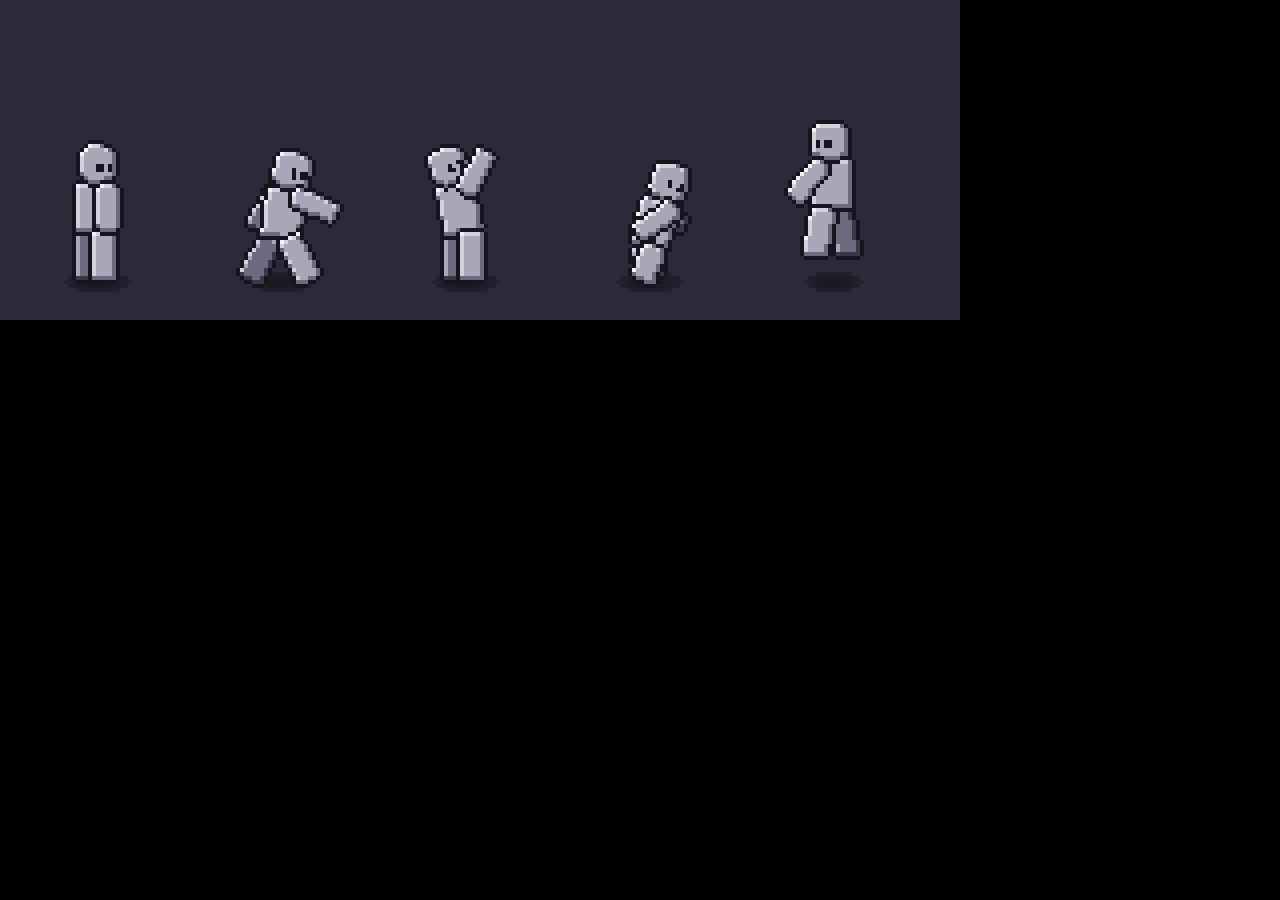
<file: game/tools/rigtest.html>
<!doctype html><html><body style="margin:0;background:#000">
<canvas id="c" width="240" height="80" style="width:960px;height:320px;image-rendering:pixelated"></canvas>
<script type="module">
import { createFrame, clearFrame, composite, painterFor, hex } from "../src/px.js";
import { drawRig, drawShadow } from "../src/rig/rig.js";
const f = createFrame(240, 80), p = painterFor(f);
const poses = [
  {}, { aN: 1.2, aF: -0.5, lN: 0.5, lF: -0.5, lean: 0.15 }, { aN: 2.6, aF: 0.4, lean: -0.2, head: -0.2 },
  { aN: -0.9, aF: 1.0, lN: -0.4, lF: 0.4, crouch: 3, lean: 0.3 }, { aN: 0.7, aF: 0.7, z: 6, lN: 0.2, lF: -0.2 },
];
poses.forEach((pose, i) => { const x = 24 + i * 46; drawShadow(p, x, 70, 16, pose.z||0); drawRig(p, { x, y: 70, pose, flip: i===4 }); });
const ctx = document.getElementById("c").getContext("2d"), img = ctx.createImageData(240, 80);
composite(f, img.data, hex("#2c2a3a")); ctx.putImageData(img, 0, 0); window.done = true;
</script></body></html>
</file>
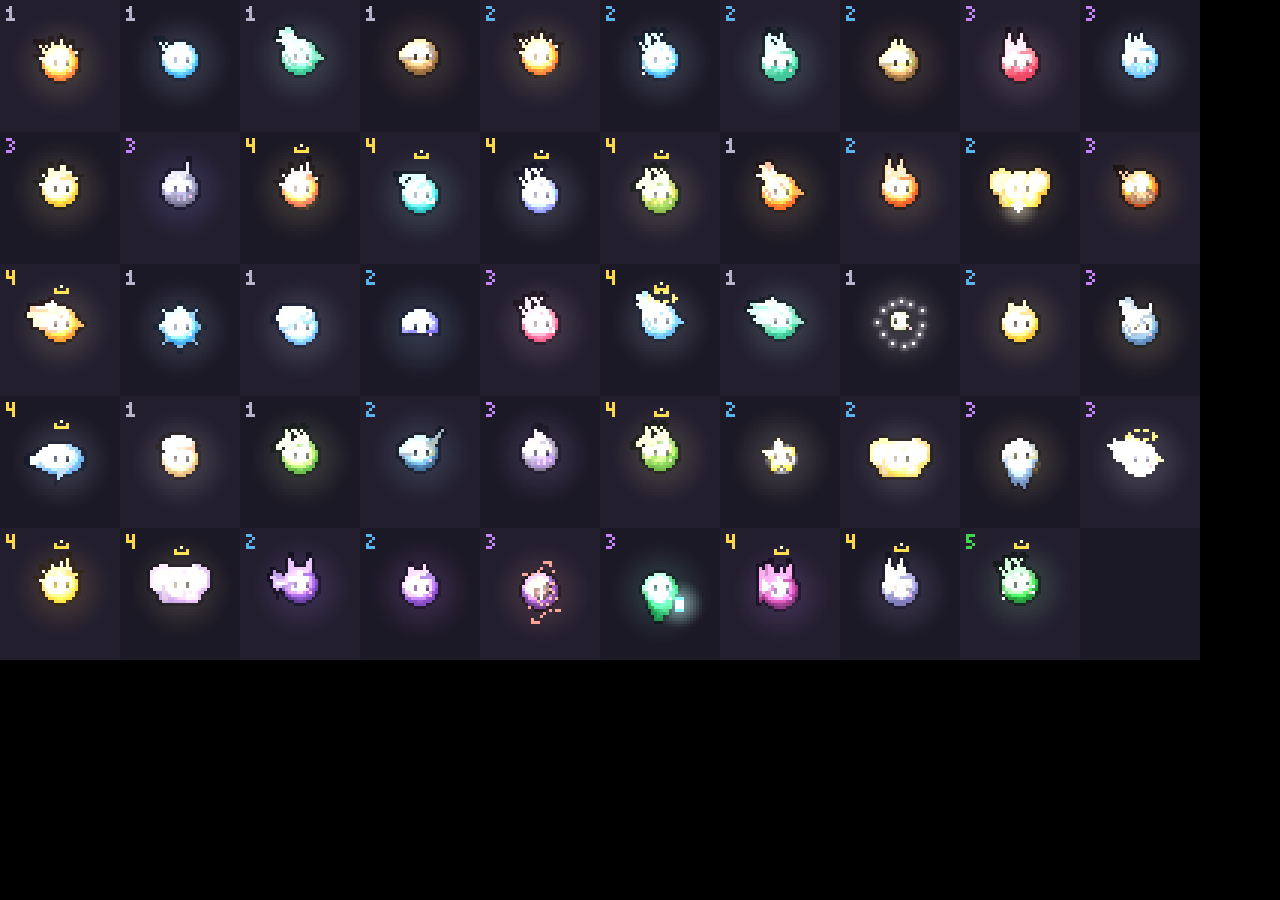
<file: game/tools/roster.html>
<!doctype html><html><body style="margin:0;background:#000">
<canvas id="c" style="image-rendering:pixelated"></canvas>
<script type="module">
import { createFrame, composite, painterFor, hex } from "../src/px.js";
import { drawSpirit } from "../src/game/spirit_art.js";
import { SPIRITS, GRADES } from "../src/data/spirits.js";
const q = new URLSearchParams(location.search), stage = +(q.get("stage") ?? 2), S = +(q.get("s") ?? 3), CW = 40, CH = 44, cols = 10;
const list = SPIRITS, rows = Math.ceil(list.length / cols), W = CW * cols, H = CH * rows;
const f = createFrame(W, H), p = painterFor(f);
list.forEach((sp, i) => { const x = (i % cols) * CW, y = Math.floor(i / cols) * CH;
  for (let yy = 0; yy < CH; yy++) for (let xx = 0; xx < CW; xx++) f.color[(y + yy) * W + x + xx] = ((i + Math.floor(i / cols)) % 2) ? hex("#1c1926") : hex("#221e2e");
  p.reset(); drawSpirit(p, x + CW / 2, y + CH / 2 - 2, { id: sp.id, stage, t: 1.1 + i * 0.37 });
  p.reset(); p.text(String(sp.grade), x + 2, y + 2, hex(GRADES[sp.grade].css), { font: "mini" });
});
const c = document.getElementById("c"); c.width = W; c.height = H; c.style.width = W * S + "px"; c.style.height = H * S + "px";
const ctx = c.getContext("2d"), img = ctx.createImageData(W, H); composite(f, img.data, hex("#1c1926")); ctx.putImageData(img, 0, 0);
</script></body></html>
</file>
<file: game/style.css>
@font-face { font-family: "Galmuri11"; src: url("./assets/fonts/Galmuri11.woff2") format("woff2"); font-display: block; }
@font-face { font-family: "Galmuri11"; font-weight: 700; src: url("./assets/fonts/Galmuri11-Bold.woff2") format("woff2"); font-display: block; }
@font-face { font-family: "Galmuri9"; src: url("./assets/fonts/Galmuri9.woff2") format("woff2"); font-display: block; }

:root {
  --u: 2px;              /* one game pixel on screen, set from JS */
  --ink: #0b0a10;
  --panel: #17142a;
  --panel2: #221d3d;
  --line: #3b3366;
  --hi: #8f84d8;
  --text: #f1ecff;
  --dim: #a59fc4;
  --gold: #ffd84a;
  --fire: #ff8a2a;
  --water: #58b4ec;
  --wind: #6fe3b4;
  --earth: #d39a52;
  --light: #fff09a;
  --dark: #a970e0;
  /* semantic roles (use these, not raw hex, in rules below) */
  --well: #0e0c1c;        /* sunken boxes: bars, inputs, medallions */
  --line-soft: #2e2752;   /* quiet dividers inside panels */
  --good: #3ec466;        /* health, on, success */
  --bad: #e8405a;         /* danger, low health */
  --gold-deep: #6a4a10;   /* gold button face */
  --grade3: #c684ff;
}

* { box-sizing: border-box; -webkit-tap-highlight-color: transparent; }
html, body { margin: 0; height: 100%; background: #07060d; overflow: hidden; touch-action: none; user-select: none; -webkit-user-select: none; }
body { color: var(--text); font-family: "Galmuri11", system-ui, sans-serif; display: grid; place-items: center; }

#stage { position: relative; width: calc(480 * var(--u)); height: calc(270 * var(--u)); }
#view { position: absolute; inset: 0; width: 100%; height: 100%; image-rendering: pixelated; image-rendering: crisp-edges; display: block; }
#ui { position: absolute; inset: 0; pointer-events: none; font-size: calc(var(--u) * 8); line-height: 1.35; }
#ui > * { pointer-events: auto; }
#ui .pass { pointer-events: none; }

/* ---------- generic pieces ---------- */
.panel {
  background: var(--panel); border: var(--u) solid var(--line);
  box-shadow: 0 0 0 var(--u) var(--ink), inset 0 var(--u) 0 var(--line-soft), inset 0 calc(var(--u) * -1) 0 var(--well);
  padding: calc(var(--u) * 6);
}
.btn {
  font: inherit; color: var(--text); background: var(--panel2); cursor: pointer;
  border: var(--u) solid var(--hi); box-shadow: 0 0 0 var(--u) var(--ink), inset 0 calc(var(--u) * -2) 0 #120f24;
  padding: calc(var(--u) * 3) calc(var(--u) * 7); font-size: calc(var(--u) * 8);
}
.btn { transition: transform 160ms cubic-bezier(.34, 1.56, .64, 1), filter 120ms; }
.btn:hover:not(:disabled) { filter: brightness(1.12); }
.btn:active:not(:disabled), .btn.on { transform: translateY(var(--u)) scale(.94); box-shadow: 0 0 0 var(--u) var(--ink); transition-duration: 50ms; }
.btn.primary { background: #4b2c8a; border-color: var(--grade3); }
.btn.gold { background: var(--gold-deep); border-color: var(--gold); color: #fff6c4; }
.btn:disabled { opacity: .45; cursor: default; }
.row { display: flex; gap: calc(var(--u) * 4); align-items: center; }
.col { display: flex; flex-direction: column; gap: calc(var(--u) * 4); }
.dim { color: var(--dim); }
.small { font-size: calc(var(--u) * 6.5); }
.big { font-size: calc(var(--u) * 11); }
.gold-t { color: var(--gold); }
.el-fire { color: var(--fire); } .el-water { color: var(--water); } .el-wind { color: var(--wind); } .el-earth { color: var(--earth); }
.el-light { color: var(--light); } .el-dark { color: var(--dark); }
.bar { height: calc(var(--u) * 4); background: var(--well); border: var(--u) solid var(--ink); position: relative; }
.bar > i { position: absolute; inset: 0; right: auto; background: var(--good); box-shadow: inset 0 var(--u) 0 #ffffff40, inset 0 calc(var(--u) * -1) 0 #00000040; }
.bar > .chip { position: absolute; inset: 0; right: auto; width: 100%; background: #fff6e8; transition: width 420ms cubic-bezier(.5, 0, .75, 0) 220ms; }
@media (prefers-reduced-motion: reduce) { .btn, .bar > .chip { transition: none !important; } .harvest { animation: none; } }
.stars { color: var(--gold); letter-spacing: calc(var(--u) * -1); }

.toast {
  position: absolute; left: 50%; top: calc(var(--u) * 30); transform: translateX(-50%);
  background: #0b0a10e0; border: var(--u) solid var(--hi); padding: calc(var(--u) * 3) calc(var(--u) * 8);
  pointer-events: none; animation: toast 2.2s forwards; white-space: nowrap;
}
@keyframes toast { 0% { opacity: 0; transform: translate(-50%, 6px); } 10%, 80% { opacity: 1; transform: translate(-50%, 0); } 100% { opacity: 0; } }

/* ---------- touch controls ---------- */
#touch { position: fixed; inset: 0; pointer-events: none; z-index: 5; }
#touch[hidden] { display: none; }
#stick { position: absolute; left: 4vmin; bottom: 6vmin; width: 30vmin; height: 30vmin; border-radius: 50%; background: #ffffff10; border: 2px solid #ffffff30; pointer-events: auto; }
#knob { position: absolute; left: 50%; top: 50%; width: 12vmin; height: 12vmin; margin: -6vmin 0 0 -6vmin; border-radius: 50%; background: #ffffff40; border: 2px solid #ffffff80; }
#buttons { position: absolute; right: 3vmin; bottom: 4vmin; width: 42vmin; height: 40vmin; pointer-events: none; }
.tbtn { position: absolute; pointer-events: auto; width: 13vmin; height: 13vmin; border-radius: 50%; border: 2px solid #ffffffa0; background: #1b1734c0; color: #fff; font-family: "Galmuri11"; font-size: 4vmin; overflow: hidden; padding: 0; }
.tbtn b { position: relative; z-index: 2; }
.tbtn .cd { position: absolute; inset: 0; background: conic-gradient(#000a var(--cd, 0turn), transparent 0); z-index: 1; }
.tbtn.big { width: 19vmin; height: 19vmin; right: 0; bottom: 0; font-size: 5vmin; background: #4b2c8ac0; }
.tbtn.small { width: 10vmin; height: 10vmin; right: 21vmin; bottom: 0; font-size: 3vmin; }
#b-s1 { right: 21vmin; bottom: 11vmin; }
#b-s2 { right: 12vmin; bottom: 21vmin; }
#b-ult { right: 0; bottom: 21vmin; background: #6a4a10c0; border-color: var(--gold); }
.tbtn.locked { display: none; }
.tbtn.ready-ult { box-shadow: 0 0 3vmin var(--gold); }

/* ---------- icons ---------- */
.ic { display: inline-block; width: calc(var(--u) * 6); height: calc(var(--u) * 6); vertical-align: -8%; image-rendering: pixelated; }
.ic-ess { background: radial-gradient(circle at 40% 35%, #fff 0 18%, #7ee88a 19% 55%, #24924e 56% 70%, transparent 71%); }
.ic-gem { background: conic-gradient(from 45deg, #ecc8ff, #9a48ec, #6b2cc0, var(--grade3), #ecc8ff); clip-path: polygon(50% 0, 100% 40%, 50% 100%, 0 40%); }
.ic-evo { background: conic-gradient(from 0deg, var(--gold), #f0b424, #fff6c4, var(--gold)); clip-path: polygon(50% 0, 90% 30%, 90% 70%, 50% 100%, 10% 70%, 10% 30%); }
.ic-awake { background: conic-gradient(from 0deg, #ff7a8a, var(--grade3), var(--water), #6fe3b4, var(--gold), #ff7a8a); clip-path: polygon(50% 0, 63% 37%, 100% 50%, 63% 63%, 50% 100%, 37% 63%, 0 50%, 37% 37%); }
.ic-shard { background: linear-gradient(135deg, #d8f4ff, var(--water)); clip-path: polygon(30% 0, 100% 30%, 70% 100%, 0 70%); }

/* ---------- run HUD ---------- */
.hud { position: absolute; inset: 0; }
.hud-top { position: absolute; left: calc(var(--u) * 6); right: calc(var(--u) * 24); top: calc(var(--u) * 5); display: flex; gap: calc(var(--u) * 8); align-items: flex-start; text-shadow: 0 var(--u) 0 #000; }
.hud-hp { width: calc(var(--u) * 120); }
.hud-name { font-size: calc(var(--u) * 7); white-space: nowrap; }
.hpbar { height: calc(var(--u) * 7); margin-top: var(--u); }
.hpbar span { position: absolute; inset: 0; font-size: calc(var(--u) * 6); line-height: calc(var(--u) * 5.6); text-align: center; color: #fff; text-shadow: var(--u) 0 0 #000, calc(var(--u) * -1) 0 0 #000, 0 var(--u) 0 #000, 0 calc(var(--u) * -1) 0 #000; }
.hud-floor { margin-left: auto; font-size: calc(var(--u) * 9); white-space: nowrap; }
.hud-floor .wv { font-size: calc(var(--u) * 7); }
.hud-loot { display: flex; flex-direction: column; align-items: flex-end; font-size: calc(var(--u) * 7); min-width: calc(var(--u) * 40); }
.pausebtn { position: absolute; right: calc(var(--u) * 5); top: calc(var(--u) * 5); padding: calc(var(--u) * 1) calc(var(--u) * 4); font-size: calc(var(--u) * 7); }
.bossbar { position: absolute; left: 50%; transform: translateX(-50%); top: calc(var(--u) * 26); width: calc(var(--u) * 220); text-align: center; text-shadow: 0 var(--u) 0 #000; }
.bossbar .bname { color: var(--gold); font-size: calc(var(--u) * 8); }
.bossbar .bar { height: calc(var(--u) * 5); }
.bossbar .bar i { background: linear-gradient(#ff6a5a, #c42a3a); }
.skills { position: absolute; right: calc(var(--u) * 6); bottom: calc(var(--u) * 5); display: flex; gap: calc(var(--u) * 3); }
body.touch .skills { display: none; }
.sk { position: relative; min-width: calc(var(--u) * 46); white-space: nowrap; padding: calc(var(--u) * 2) calc(var(--u) * 3); background: #0b0a10c8; border: var(--u) solid var(--line); font-size: calc(var(--u) * 6); overflow: hidden; }
.sk b { color: var(--gold); margin-right: calc(var(--u) * 2); }
.sk .cdv { position: absolute; inset: 0; right: auto; width: calc(var(--cd, 0) * 100%); background: #00000090; }
.sk.ready { border-color: var(--hi); }
.sk.ult { border-color: var(--gold-deep); } .sk.ult.ready { border-color: var(--gold); box-shadow: 0 0 calc(var(--u) * 4) #ffd84a80; }
.sk span { position: relative; }
.banner { position: absolute; left: 0; right: 0; top: calc(var(--u) * 46); display: flex; flex-direction: column; align-items: center; gap: calc(var(--u) * 2); }
.bn { font-size: calc(var(--u) * 13); font-weight: 700; text-shadow: 0 0 0 #000, var(--u) var(--u) 0 #000, calc(var(--u) * -1) var(--u) 0 #000, var(--u) calc(var(--u) * -1) 0 #000, calc(var(--u) * -1) calc(var(--u) * -1) 0 #000; animation: bn 2.2s forwards; }
.bn.small { font-size: calc(var(--u) * 9); }
@keyframes bn { 0% { opacity: 0; transform: scale(1.6); letter-spacing: .4em; } 12% { opacity: 1; transform: scale(1); letter-spacing: .05em; } 80% { opacity: 1; } 100% { opacity: 0; transform: translateY(-10px); } }
.cutin { position: absolute; inset: 0; display: grid; align-items: center; overflow: hidden; }
.ci-band { height: calc(var(--u) * 40); background: linear-gradient(90deg, transparent, #0b0a10e8 15%, #0b0a10e8 85%, transparent); border-top: var(--u) solid var(--c); border-bottom: var(--u) solid var(--c); display: flex; flex-direction: column; justify-content: center; align-items: center; animation: ci 1.1s forwards; }
.ci-band b { font-size: calc(var(--u) * 18); color: var(--c); text-shadow: 0 0 calc(var(--u) * 6) var(--c); letter-spacing: .1em; }
.ci-band span { font-size: calc(var(--u) * 7); color: var(--dim); }
@keyframes ci { 0% { transform: translateX(100%) skewX(-20deg); } 18% { transform: translateX(0) skewX(-8deg); } 80% { transform: translateX(-3%) skewX(-8deg); opacity: 1; } 100% { transform: translateX(-100%) skewX(-20deg); opacity: 0; } }

/* ---------- overlays & cards ---------- */
.overlay { position: absolute; inset: 0; background: #07060dd0; display: flex; flex-direction: column; align-items: center; justify-content: center; gap: calc(var(--u) * 4); animation: fadein .25s; z-index: 6; }
@keyframes fadein { from { opacity: 0; } }
.ov-title { font-size: calc(var(--u) * 12); font-weight: 700; margin-bottom: calc(var(--u) * 4); text-align: center; }
.ov-title .dim { display: block; font-size: calc(var(--u) * 7); font-weight: 400; }
.cards { display: flex; gap: calc(var(--u) * 8); }
.card { font: inherit; color: var(--text); width: calc(var(--u) * 104); height: calc(var(--u) * 128); background: linear-gradient(var(--panel2), var(--panel)); border: var(--u) solid var(--g); box-shadow: 0 0 0 var(--u) var(--ink), inset 0 0 calc(var(--u) * 10) #0008; display: flex; flex-direction: column; align-items: center; padding: calc(var(--u) * 8) calc(var(--u) * 6); gap: calc(var(--u) * 6); cursor: pointer; animation: cardin .4s backwards; }
.card:nth-child(2) { animation-delay: .08s; } .card:nth-child(3) { animation-delay: .16s; }
@keyframes cardin { from { transform: translateY(20px) rotate(-3deg); opacity: 0; } }
.card:hover, .card:focus { transform: translateY(calc(var(--u) * -3)); background: linear-gradient(#2a2449, #1c1833); outline: var(--u) solid var(--g); outline-offset: var(--u); }
.cmed { width: calc(var(--u) * 28); height: calc(var(--u) * 28); display: grid; place-items: center; background: var(--well); border: var(--u) solid var(--g); box-shadow: inset 0 calc(var(--u) * 2) 0 #ffffff14, 0 0 0 var(--u) var(--ink); transform: rotate(45deg); margin: calc(var(--u) * 4) 0 calc(var(--u) * 2); }
.cmed img { width: calc(var(--u) * 22); height: calc(var(--u) * 22); image-rendering: pixelated; transform: rotate(-45deg); }
.settings { width: calc(var(--u) * 220); display: flex; flex-direction: column; gap: calc(var(--u) * 4); padding: calc(var(--u) * 8); }
.settings .ov-title { margin-bottom: 0; }
.set-group { display: flex; flex-direction: column; border-top: var(--u) solid var(--line); padding-top: calc(var(--u) * 3); }
.set-group > b { font-size: calc(var(--u) * 6.5); color: var(--hi); font-weight: 400; margin-bottom: calc(var(--u) * 1); }
.set-row { display: flex; justify-content: space-between; align-items: center; height: calc(var(--u) * 12); font-size: calc(var(--u) * 7.5); cursor: pointer; }
.set-row input[type=checkbox] { appearance: none; width: calc(var(--u) * 16); height: calc(var(--u) * 8); background: var(--well); border: var(--u) solid var(--line); position: relative; cursor: pointer; margin: 0; }
.set-row input[type=checkbox]::after { content: ""; position: absolute; top: var(--u); left: var(--u); width: calc(var(--u) * 4); height: calc(var(--u) * 4); background: var(--hi); transition: transform 120ms ease-out, background 120ms; }
.set-row input[type=checkbox]:checked { border-color: var(--good); }
.set-row input[type=checkbox]:checked::after { transform: translateX(calc(var(--u) * 8)); background: var(--good); }
.set-row input[type=range] { width: calc(var(--u) * 70); accent-color: var(--hi); }
.set-foot { border-top: var(--u) solid var(--line); padding-top: calc(var(--u) * 4); }
.btn.danger { border-color: #a8384a; color: #ffb0b8; }
.cg { color: var(--g); font-size: calc(var(--u) * 6.5); }
.cn { font-size: calc(var(--u) * 10); font-weight: 700; text-align: center; }
.ct { font-size: calc(var(--u) * 7.5); color: var(--dim); text-align: center; line-height: 1.5; }
.keys { position: absolute; bottom: calc(var(--u) * 8); }
.pausemenu label { gap: calc(var(--u) * 3); }

/* ---------- title ---------- */
.title-ui { position: absolute; inset: 0; display: flex; flex-direction: column; align-items: center; }
.subtitle { margin-top: calc(var(--u) * 128); display: flex; gap: calc(var(--u) * 2); font-weight: 700; font-size: calc(var(--u) * 14); }
.subtitle span { display: inline-block; background: linear-gradient(#fff6c4 0 35%, var(--gold) 36% 60%, #c48412 61%); -webkit-background-clip: text; background-clip: text; color: transparent;
  filter: drop-shadow(0 var(--u) 0 var(--ink)) drop-shadow(var(--u) 0 0 var(--ink)) drop-shadow(calc(var(--u) * -1) 0 0 var(--ink)) drop-shadow(0 calc(var(--u) * -1) 0 var(--ink)) drop-shadow(0 calc(var(--u) * 2) 0 #2a1450);
  animation: subin .5s backwards; }
.subtitle .sp { width: calc(var(--u) * 6); }
.subtitle span:nth-child(1) { animation-delay: 1.65s } .subtitle span:nth-child(2) { animation-delay: 1.72s } .subtitle span:nth-child(3) { animation-delay: 1.79s }
.subtitle span:nth-child(5) { animation-delay: 1.86s } .subtitle span:nth-child(6) { animation-delay: 1.93s }
@keyframes subin { from { opacity: 0; transform: translateY(calc(var(--u) * -8)) scale(1.8); } }
.tagline { margin-top: calc(var(--u) * 3); font-size: calc(var(--u) * 7); color: #c8c0ff; letter-spacing: .25em; text-shadow: 0 var(--u) 0 #000; animation: fadein 1s 2.2s backwards; }
.press { position: absolute; bottom: calc(var(--u) * 40); font-size: calc(var(--u) * 8); color: #fff; text-shadow: 0 var(--u) 0 #000; animation: blink 1.2s infinite, fadein .5s 2.4s backwards; }
@keyframes blink { 50% { opacity: .25; } }
.title-btns { position: absolute; bottom: calc(var(--u) * 30); display: flex; gap: calc(var(--u) * 6); animation: fadein .3s; }
.title-btns[hidden] { display: none; }
.ver { position: absolute; right: calc(var(--u) * 4); bottom: calc(var(--u) * 3); font-size: calc(var(--u) * 5); }

/* ---------- select ---------- */
.select-ui { position: absolute; inset: 0; display: flex; flex-direction: column; align-items: center; }
.sel-title { margin-top: calc(var(--u) * 10); font-size: calc(var(--u) * 11); font-weight: 700; text-shadow: 0 var(--u) 0 #000; }
.sel-row { position: absolute; top: calc(var(--u) * 158); display: flex; gap: calc(var(--u) * 24); }
.sel-slot { font: inherit; color: var(--text); width: calc(var(--u) * 80); background: #0b0a10a0; border: var(--u) solid var(--line); padding: calc(var(--u) * 2); cursor: pointer; display: flex; flex-direction: column; align-items: center; font-size: calc(var(--u) * 8); }
.sel-slot span { font-size: calc(var(--u) * 6); color: var(--c); }
.sel-slot.on { border-color: var(--c); box-shadow: 0 0 calc(var(--u) * 6) var(--c); }
.sel-info { position: absolute; left: calc(var(--u) * 12); right: calc(var(--u) * 12); bottom: calc(var(--u) * 8); padding: calc(var(--u) * 5) calc(var(--u) * 8); }
.grow-list { width: calc(var(--u) * 210); line-height: 1.6; }
.grow-list b { color: var(--hi); display: inline-block; width: calc(var(--u) * 20); }

/* ---------- garden ---------- */
.g-top { position: absolute; left: calc(var(--u) * 6); top: calc(var(--u) * 5); display: flex; gap: calc(var(--u) * 8); background: #0b0a10b0; border: var(--u) solid var(--line); padding: calc(var(--u) * 2) calc(var(--u) * 6); font-size: calc(var(--u) * 7.5); pointer-events: none; }
.g-bar { position: absolute; left: 0; right: 0; bottom: calc(var(--u) * 6); display: flex; justify-content: center; gap: calc(var(--u) * 5); }
.g-bar .go { font-size: calc(var(--u) * 10); padding: calc(var(--u) * 3) calc(var(--u) * 12); }
.g-title { position: absolute; right: calc(var(--u) * 6); top: calc(var(--u) * 5); font-size: calc(var(--u) * 6); padding: calc(var(--u) * 1) calc(var(--u) * 4); }
.harvest { position: absolute; font-size: calc(var(--u) * 6.5); padding: calc(var(--u) * 1) calc(var(--u) * 4); animation: bob 1.4s infinite; }
.harvest[hidden] { display: none; }
@keyframes bob { 50% { transform: translateY(calc(var(--u) * -2)); } }
.msg { max-width: calc(var(--u) * 300); }
.sp-wrap { position: relative; width: calc(var(--u) * 440); height: calc(var(--u) * 230); display: flex; gap: calc(var(--u) * 6); }
.sp-list { width: calc(var(--u) * 132); display: grid; grid-template-columns: repeat(3, 1fr); gap: calc(var(--u) * 3); align-content: start; overflow-y: auto; max-height: 100%; padding-right: calc(var(--u) * 2); }
.sp-cell { position: relative; font: inherit; color: var(--text); background: var(--well); border: var(--u) solid var(--g); padding: var(--u); cursor: pointer; aspect-ratio: 1; display: grid; place-items: center; }
.sp-cell.on { box-shadow: 0 0 0 var(--u) #fff, 0 0 calc(var(--u) * 5) var(--g); }
.sp-cell img, .sp-ic, .sp-big { image-rendering: pixelated; width: calc(var(--u) * 32); height: calc(var(--u) * 32); }
.sp-big { width: calc(var(--u) * 56); height: calc(var(--u) * 56); background: radial-gradient(var(--line-soft), transparent 70%); }
.sp-cell .lv { position: absolute; bottom: 0; right: var(--u); font-size: calc(var(--u) * 5.5); text-shadow: 0 var(--u) 0 #000; }
.sp-cell .tag { position: absolute; top: 0; left: 0; font-size: calc(var(--u) * 5); background: #c48412; padding: 0 var(--u); }
.sp-cell .tag.sub { background: #1c76bc; }
.sp-detail { flex: 1; display: flex; flex-direction: column; gap: calc(var(--u) * 3); overflow-y: auto; }
.moves { display: flex; flex-direction: column; gap: var(--u); font-size: calc(var(--u) * 6.5); background: var(--well); padding: calc(var(--u) * 3); border: var(--u) solid var(--line-soft); }
.mv b { color: var(--hi); display: inline-block; min-width: calc(var(--u) * 22); }
.acts { flex-wrap: wrap; gap: calc(var(--u) * 3); margin-top: auto; }
.acts .btn { font-size: calc(var(--u) * 7); padding: calc(var(--u) * 2) calc(var(--u) * 5); }
.dev-acts { margin-top: 0; align-items: center; border-top: var(--u) dashed #3cd650; padding-top: calc(var(--u) * 3); }
.sp-wrap .x { position: absolute; right: calc(var(--u) * 4); top: calc(var(--u) * 4); font-size: calc(var(--u) * 6); padding: var(--u) calc(var(--u) * 4); }
.fac-wrap { width: calc(var(--u) * 300); display: flex; flex-direction: column; gap: calc(var(--u) * 5); }
.fac { display: grid; grid-template-columns: 1fr auto; align-items: center; gap: var(--u) calc(var(--u) * 6); background: var(--well); padding: calc(var(--u) * 4); border: var(--u) solid var(--line-soft); }
.fac .small { grid-column: 1; }
.fac .btn { grid-column: 2; grid-row: 1 / span 2; font-size: calc(var(--u) * 7); }

/* ---------- absorb / results / gacha ---------- */
.absorb-cap { position: absolute; left: 0; right: 0; top: calc(var(--u) * 40); display: flex; flex-direction: column; align-items: center; opacity: 0; transition: opacity .4s, transform .4s; transform: translateY(calc(var(--u) * 6)); text-shadow: 0 var(--u) 0 #000; }
.absorb-cap.on { opacity: 1; transform: none; }
.absorb-cap b { font-size: calc(var(--u) * 16); letter-spacing: .1em; }
.absorb-cap span { font-size: calc(var(--u) * 8); color: var(--dim); }
.skip { position: absolute; right: calc(var(--u) * 6); bottom: calc(var(--u) * 6); font-size: calc(var(--u) * 6.5); padding: var(--u) calc(var(--u) * 5); }
.res-list { min-width: calc(var(--u) * 160); display: flex; flex-direction: column; gap: calc(var(--u) * 3); }
.rrow { display: flex; gap: calc(var(--u) * 4); align-items: center; font-size: calc(var(--u) * 9); }
.rrow b { margin-left: auto; color: var(--gold); }
.gacha-ui { position: absolute; inset: 0; display: flex; flex-direction: column; align-items: center; }
.ga-title { margin-top: calc(var(--u) * 26); font-size: calc(var(--u) * 14); font-weight: 700; color: #c4ecff; text-shadow: 0 0 calc(var(--u) * 6) var(--water), 0 var(--u) 0 #000; letter-spacing: .2em; }
.ga-rates { margin-top: calc(var(--u) * 2); text-shadow: 0 var(--u) 0 #000; }
.ga-btns { position: absolute; bottom: calc(var(--u) * 14); display: flex; gap: calc(var(--u) * 8); }
.ga-btns .btn { font-size: calc(var(--u) * 9); padding: calc(var(--u) * 4) calc(var(--u) * 10); }
.gacha-ui .back { position: absolute; left: calc(var(--u) * 6); top: calc(var(--u) * 5); font-size: calc(var(--u) * 6.5); padding: var(--u) calc(var(--u) * 5); }
.ga-results { margin-top: calc(var(--u) * 24); display: grid; grid-template-columns: repeat(5, calc(var(--u) * 70)); gap: calc(var(--u) * 5); justify-content: center; }
.ga-card { background: linear-gradient(#17142aee, #0e0c1cee); border: var(--u) solid var(--g); display: flex; flex-direction: column; align-items: center; padding: calc(var(--u) * 3) 0; font-size: calc(var(--u) * 7); animation: flip .5s backwards; }
.ga-card img { width: calc(var(--u) * 40); height: calc(var(--u) * 40); image-rendering: pixelated; }
.ga-card.g3 { box-shadow: 0 0 calc(var(--u) * 6) var(--g); }
.ga-card.g4 { box-shadow: 0 0 calc(var(--u) * 10) var(--g), inset 0 0 calc(var(--u) * 8) #ffd84a50; animation: flip .5s backwards, glowp 1.2s infinite; }
.ga-card .new { color: #7ee88a; }
@keyframes flip { from { transform: rotateY(90deg) scale(.6); opacity: 0; } }
@keyframes glowp { 50% { box-shadow: 0 0 calc(var(--u) * 16) var(--g), inset 0 0 calc(var(--u) * 8) #ffd84a80; } }

#rotate { display: none; position: fixed; inset: 0; z-index: 50; background: #07060d; color: #f1ecff; flex-direction: column; align-items: center; justify-content: center; font-size: 5vw; text-align: center; }
#rotate div { font-size: 14vw; animation: rot 2s infinite; }
@keyframes rot { 50% { transform: rotate(90deg); } }
@media (orientation: portrait) and (pointer: coarse) { #rotate { display: flex; } }

/* ---------- boss presentation ---------- */
.letterbox i { position: absolute; left: 0; right: 0; height: calc(var(--u) * 26); background: #000; transition: transform .6s cubic-bezier(.2,.8,.2,1); z-index: 3; }
.letterbox i:first-child { top: 0; transform: translateY(-100%); }
.letterbox i:last-child { bottom: 0; transform: translateY(100%); }
.letterbox.on i { transform: none; }
.titlecard { position: absolute; left: 0; right: 0; top: calc(var(--u) * 150); display: flex; flex-direction: column; align-items: center; z-index: 4; animation: tc 2.5s forwards; }
.tc-sub { font-size: calc(var(--u) * 8); color: #c8c0ff; letter-spacing: .5em; text-shadow: 0 var(--u) 0 #000; }
.tc-name { font-size: calc(var(--u) * 22); font-weight: 700; color: #fff; letter-spacing: .12em; text-shadow: 0 0 calc(var(--u) * 8) var(--c), calc(var(--u) * 2) calc(var(--u) * 2) 0 #000; }
.tc-line { display: block; height: var(--u); width: calc(var(--u) * 260); background: linear-gradient(90deg, transparent, var(--c), #fff, var(--c), transparent); margin-top: calc(var(--u) * 3); animation: tcl .8s backwards .2s; }
@keyframes tc { 0% { opacity: 0; transform: scale(1.4); filter: blur(4px); } 12% { opacity: 1; transform: scale(1); filter: none; } 85% { opacity: 1; } 100% { opacity: 0; transform: translateY(-6px); } }
@keyframes tcl { from { transform: scaleX(0); } }
.bossbar { width: calc(var(--u) * 260); top: calc(var(--u) * 22); }
.bossbar .bname { font-size: calc(var(--u) * 9); font-weight: 700; color: #fff; text-shadow: 0 0 calc(var(--u) * 4) #ffb84a, 0 var(--u) 0 #000; }
.bossbar .bname small { display: block; font-size: calc(var(--u) * 5.5); color: #c8c0ff; letter-spacing: .3em; font-weight: 400; }
.bframe { padding: var(--u); background: linear-gradient(var(--gold-deep), #2a1a06); border: var(--u) solid var(--gold); box-shadow: 0 0 0 var(--u) #000, 0 0 calc(var(--u) * 6) #ffb84a60; position: relative; }
.bframe::before, .bframe::after { content: ""; position: absolute; top: 50%; width: calc(var(--u) * 6); height: calc(var(--u) * 6); background: var(--gold); transform: translateY(-50%) rotate(45deg); box-shadow: 0 0 0 var(--u) #000; }
.bframe::before { left: calc(var(--u) * -4); } .bframe::after { right: calc(var(--u) * -4); }
.bossbar .bar { height: calc(var(--u) * 6); border: 0; background: #1a0a10; }
.bossbar .bar i { background: linear-gradient(#ff8a6a, #e8303a 50%, #8a1020); z-index: 2; }
.bossbar .bar .lag { position: absolute; inset: 0; right: auto; background: #ffe0a0; z-index: 1; }
.bossbar .bar .notch { position: absolute; left: 50%; top: 0; bottom: 0; width: var(--u); background: var(--gold); z-index: 3; }
.bossbar.p2 .bframe { border-color: #ff6a2a; box-shadow: 0 0 0 var(--u) #000, 0 0 calc(var(--u) * 8) #ff6a2a; animation: p2 1s infinite; }
@keyframes p2 { 50% { box-shadow: 0 0 0 var(--u) #000, 0 0 calc(var(--u) * 14) #ff6a2a; } }

/* ---------- accounts ---------- */
.btn.sm { font-size: calc(var(--u) * 6.5); padding: var(--u) calc(var(--u) * 5); }
.acct { position: absolute; right: calc(var(--u) * 5); top: calc(var(--u) * 5); display: flex; gap: calc(var(--u) * 4); align-items: center; font-size: calc(var(--u) * 7); text-shadow: 0 var(--u) 0 #000; }
.devtag { background: #0a3c16; color: #a4ffa8; border: var(--u) solid #3cd650; padding: 0 var(--u); font-size: calc(var(--u) * 5.5); }
.auth-box { width: calc(var(--u) * 230); display: flex; flex-direction: column; gap: calc(var(--u) * 5); }
.auth .tabs { display: flex; }
.auth .tab { flex: 1; font: inherit; color: var(--dim); background: var(--well); border: var(--u) solid var(--line); padding: calc(var(--u) * 3); cursor: pointer; }
.auth .tab.on { color: var(--text); background: var(--panel2); border-color: var(--hi); }
.auth input { font: inherit; font-size: calc(var(--u) * 8); color: var(--text); background: var(--ink); border: var(--u) solid var(--line); padding: calc(var(--u) * 3) calc(var(--u) * 4); outline: none; width: 100%; user-select: text; -webkit-user-select: text; }
.auth input:focus { border-color: var(--hi); }
.auth .err { color: #ff8a8a; min-height: calc(var(--u) * 8); font-size: calc(var(--u) * 6.5); }
.auth .note { line-height: 1.6; }
.devgift .ov-title .dim { color: #3cd650; }
.term { background: #020a04; color: #3cd650; border: var(--u) solid #106624; padding: calc(var(--u) * 4); font-family: "Galmuri9", monospace; font-size: calc(var(--u) * 6.5); white-space: pre-wrap; margin: 0 0 calc(var(--u) * 4); text-shadow: 0 0 calc(var(--u) * 3) #3cd650; }

/* ---------- dex ---------- */
.dex-wrap { width: calc(var(--u) * 440); height: calc(var(--u) * 238); display: flex; flex-direction: column; gap: calc(var(--u) * 4); }
.dex-body { flex: 1; display: flex; gap: calc(var(--u) * 6); min-height: 0; }
.dex-grid { width: calc(var(--u) * 250); overflow-y: auto; display: grid; grid-template-columns: repeat(6, 1fr); gap: calc(var(--u) * 2); align-content: start; padding-right: calc(var(--u) * 2); }
.dex-head { grid-column: 1 / -1; font-size: calc(var(--u) * 7); font-weight: 700; margin-top: calc(var(--u) * 2); border-bottom: var(--u) solid var(--line-soft); }
.dex-cell { font: inherit; color: var(--g); background: var(--well); border: var(--u) solid var(--line-soft); display: flex; flex-direction: column; align-items: center; padding: var(--u) 0; cursor: pointer; font-size: calc(var(--u) * 4.5); letter-spacing: -0.05em; }
.dex-cell img { width: calc(var(--u) * 26); height: calc(var(--u) * 26); image-rendering: pixelated; }
.dex-cell.on { border-color: var(--g); box-shadow: 0 0 calc(var(--u) * 4) var(--g); }
.un img, img.un { filter: brightness(0) drop-shadow(0 0 1px #5a508a); opacity: .7; }
.dex-info { flex: 1; overflow-y: auto; display: flex; flex-direction: column; gap: calc(var(--u) * 2); }
.trait { color: #9bdcff; } .trait b { color: #c4ecff; }
.g-bar .btn { padding: calc(var(--u) * 3) calc(var(--u) * 6); }

/* ---- spirit care ---- */
.care-box { position: absolute; left: 50%; transform: translateX(-50%); bottom: calc(var(--u) * 4); width: calc(var(--u) * 300); display: flex; flex-direction: column; gap: calc(var(--u) * 2); padding: calc(var(--u) * 4) calc(var(--u) * 6); }
.care-box .acts { margin-top: 0; gap: calc(var(--u) * 3); }
.care-box .btn.sm, .care-wrap .btn.sm { font-size: calc(var(--u) * 6.5); padding: calc(var(--u) * 2) calc(var(--u) * 4); }
.cb-head { gap: calc(var(--u) * 4); align-items: center; }
.cbar { display: inline-block; width: calc(var(--u) * 34); height: calc(var(--u) * 4); background: #1a1626; border: var(--u) solid var(--line-soft); vertical-align: middle; margin-right: calc(var(--u) * 3); }
.cbar i { display: block; height: 100%; }
.hearts { display: flex; align-items: center; gap: calc(var(--u) * 1); }
.hrt { display: inline-block; width: calc(var(--u) * 5); height: calc(var(--u) * 5); background: var(--line-soft); clip-path: polygon(50% 100%, 0 40%, 0 15%, 20% 0, 50% 20%, 80% 0, 100% 15%, 100% 40%); }
.hrt.on { background: #ff5a8a; }
.hrt-t { color: #ff7aa8; }
.seed-list { display: grid; grid-template-columns: 1fr 1fr; gap: calc(var(--u) * 3); max-height: calc(var(--u) * 150); overflow-y: auto; }
.seed { display: flex; flex-direction: column; align-items: flex-start; text-align: left; gap: var(--u); font-size: calc(var(--u) * 7); }
.care-list { display: grid; grid-template-columns: repeat(3, 1fr); gap: calc(var(--u) * 3); max-height: calc(var(--u) * 110); overflow-y: auto; }
.care-cell { display: flex; gap: calc(var(--u) * 3); align-items: center; text-align: left; background: var(--well); border: var(--u) solid var(--line-soft); color: var(--text); font: inherit; font-size: calc(var(--u) * 6.5); padding: calc(var(--u) * 2); cursor: pointer; }
.care-cell:hover { border-color: var(--hi); }
.chip { display: inline-block; border: var(--u) solid var(--c); color: var(--c); padding: 0 calc(var(--u) * 2); margin: var(--u) 0; }
.inp { font: inherit; font-size: calc(var(--u) * 9); color: var(--text); background: var(--ink); border: var(--u) solid var(--line); padding: calc(var(--u) * 3) calc(var(--u) * 4); outline: none; width: calc(var(--u) * 120); text-align: center; user-select: text; -webkit-user-select: text; }
.badge { display: inline-block; min-width: calc(var(--u) * 7); background: #ff5a6a; color: #fff; border-radius: calc(var(--u) * 4); font-size: calc(var(--u) * 5.5); padding: 0 calc(var(--u) * 1.5); margin-left: var(--u); }
.sp-portrait { width: calc(var(--u) * 84); height: calc(var(--u) * 84); flex: none; background: radial-gradient(var(--line-soft) 0%, var(--panel) 55%, transparent 72%); border-bottom: var(--u) solid var(--line); }
.hpbar > i { background: var(--good); } .hpbar.low > i { background: var(--bad); }
</file>
